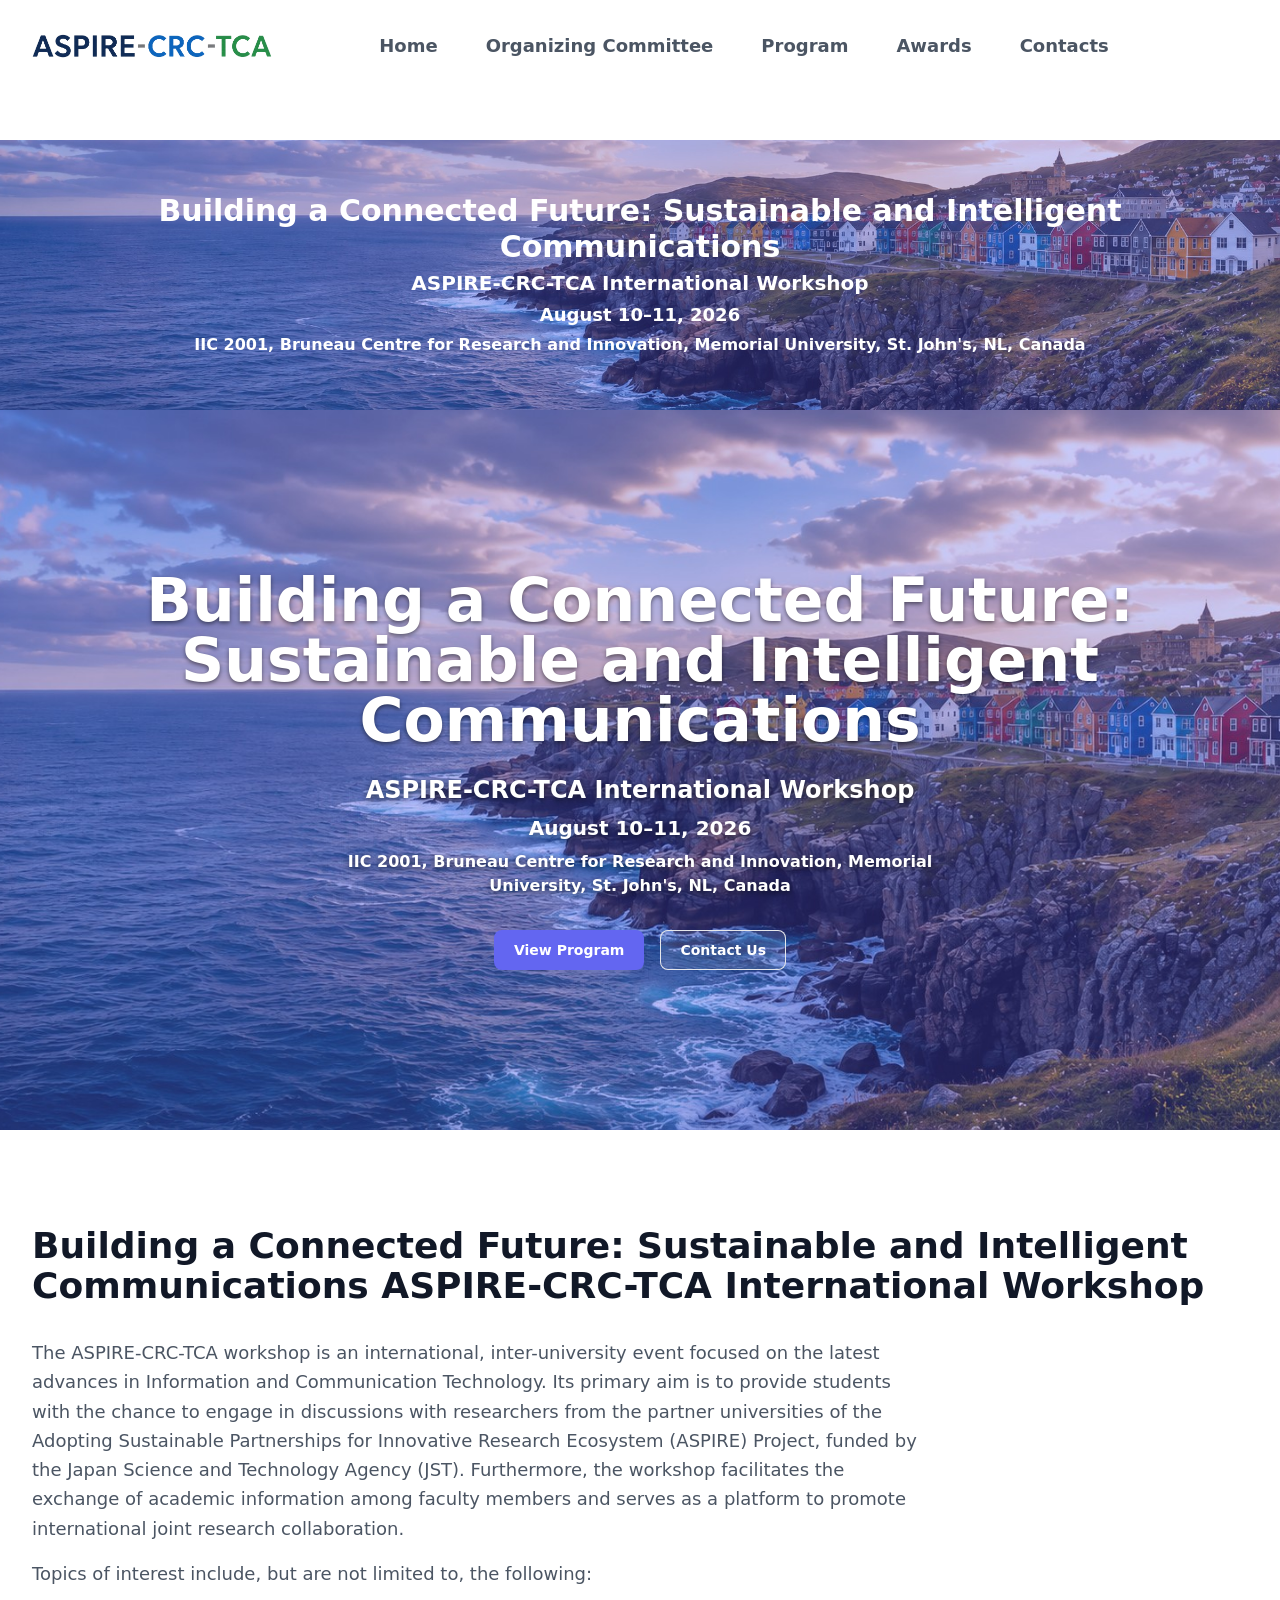
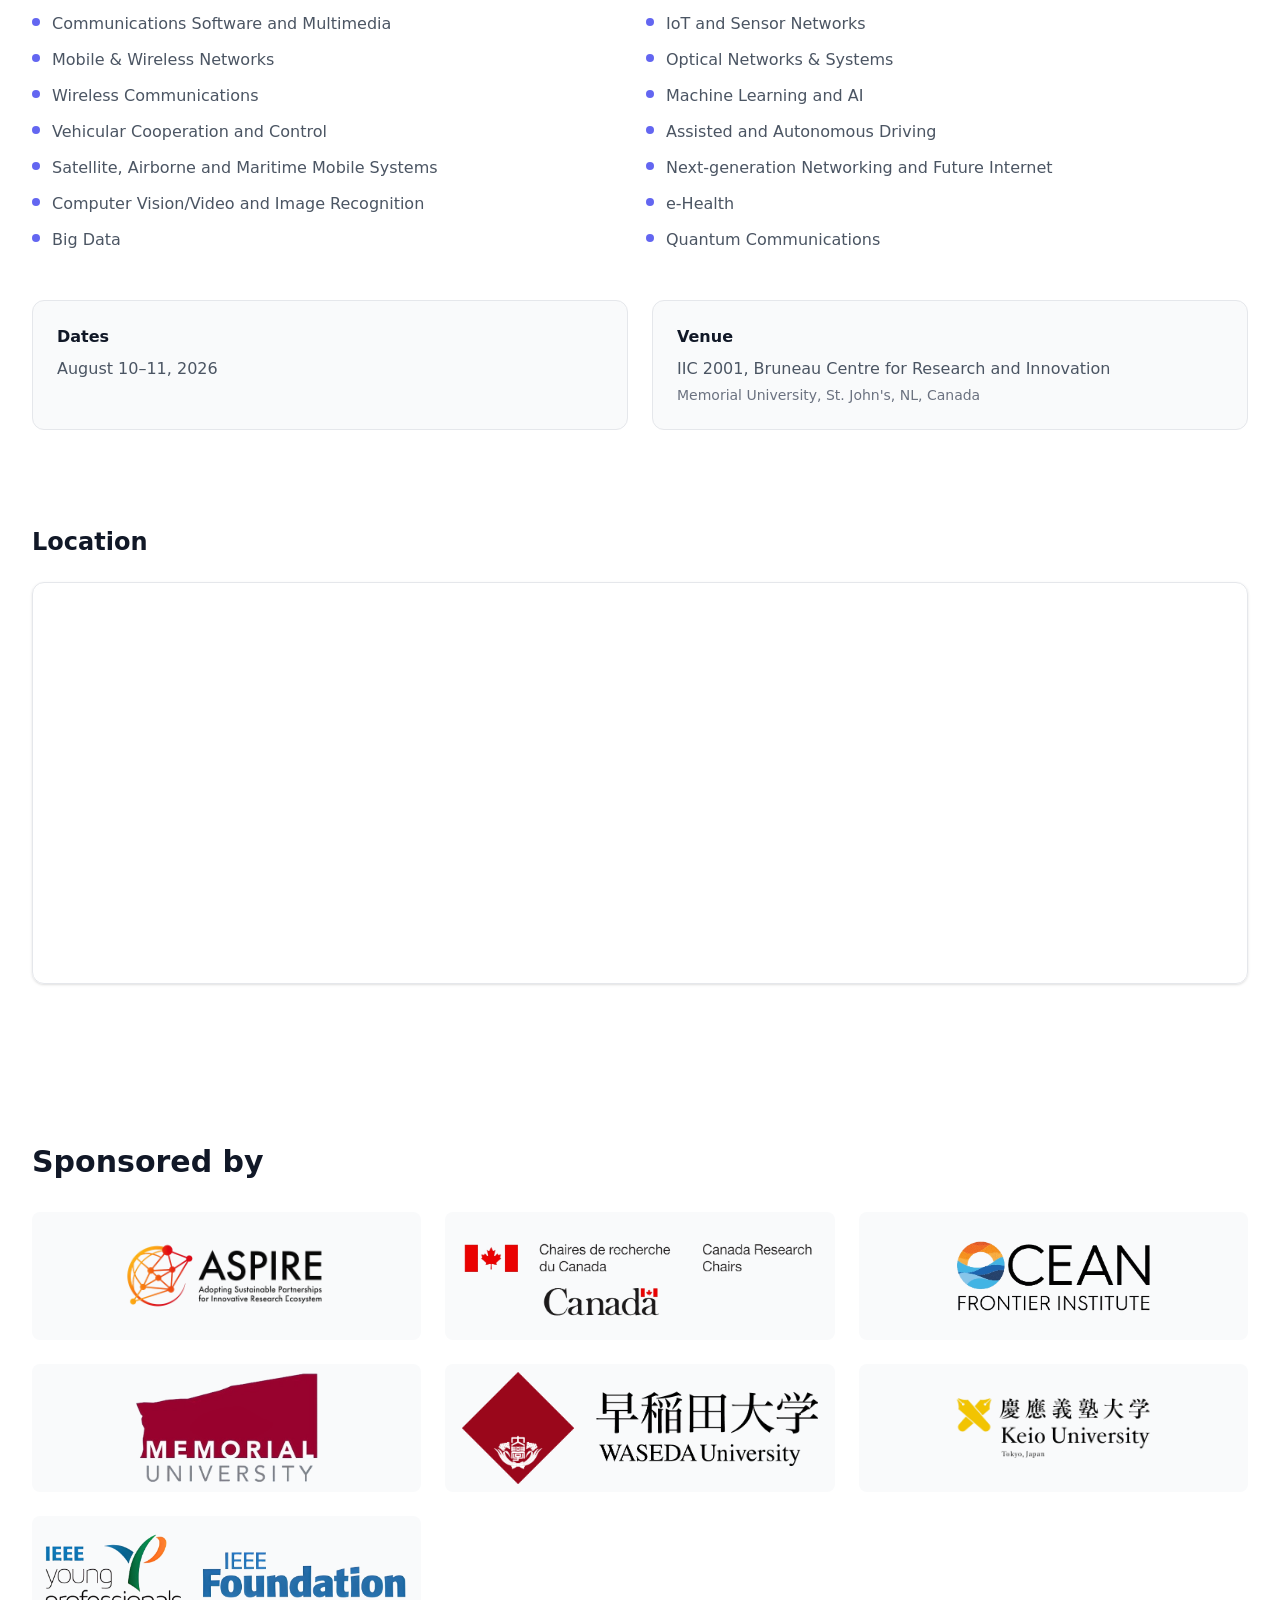
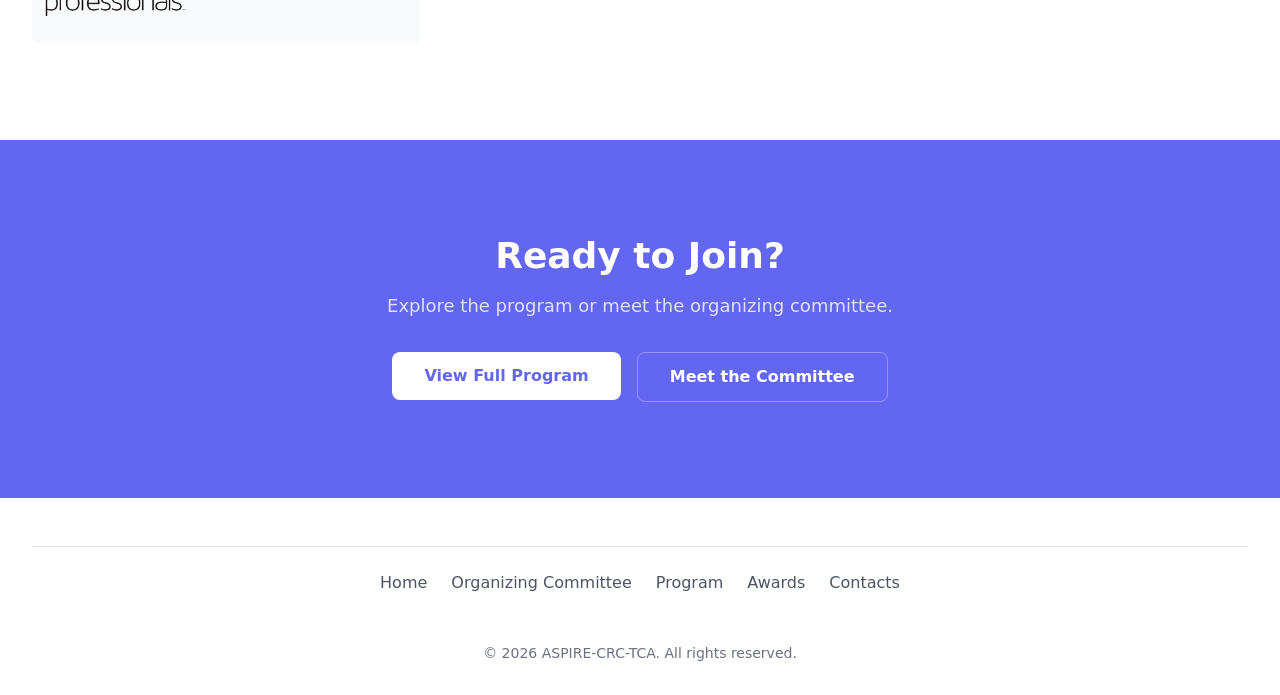
<file: index.html>
<!DOCTYPE html><!--zeLDY4aCQA8f3Dyh3uwA9--><html lang="en"><head><meta charSet="utf-8"/><meta name="viewport" content="width=device-width, initial-scale=1"/><link rel="preload" as="image" href="/images/logo.png"/><link rel="preload" as="image" href="/images/hero-bg.jpg"/><link rel="preload" as="image" href="/images/sponsors/aspire.png"/><link rel="preload" as="image" href="/images/sponsors/canada-research-chair.png"/><link rel="preload" as="image" href="/images/sponsors/ocean-frontier-institute.png"/><link rel="preload" as="image" href="/images/sponsors/memorial-university.png"/><link rel="preload" as="image" href="/images/sponsors/waseda.png"/><link rel="preload" as="image" href="/images/sponsors/keio-university.png"/><link rel="preload" as="image" href="/images/sponsors/ieee-young-professionals.png"/><link rel="stylesheet" href="/_next/static/css/c6df20b713fe8846.css" data-precedence="next"/><link rel="preload" as="script" fetchPriority="low" href="/_next/static/chunks/webpack-4e6bf084ac60582b.js"/><script src="/_next/static/chunks/4bd1b696-c023c6e3521b1417.js" async=""></script><script src="/_next/static/chunks/255-3a91f01e1c0f613e.js" async=""></script><script src="/_next/static/chunks/main-app-8f97e8892b6bd6fd.js" async=""></script><script src="/_next/static/chunks/b3ccd337-d58f175a04e23958.js" async=""></script><script src="/_next/static/chunks/18-f1f136e1e05aa681.js" async=""></script><script src="/_next/static/chunks/app/layout-f38678225e979e8f.js" async=""></script><script src="/_next/static/chunks/app/page-0a1917a4fb54a993.js" async=""></script><title>ASPIRE-CRC-TCA</title><meta name="description" content="Join us for the ASPIRE-CRC-TCA International Workshop."/><script src="/_next/static/chunks/polyfills-42372ed130431b0a.js" noModule=""></script></head><body class="antialiased"><div hidden=""><!--$--><!--/$--></div><div class="bg-surface lg:pb-12"><div class="mx-auto max-w-screen-2xl px-4 md:px-8"><header class="flex items-center justify-between py-4 md:py-8"><a href="/" class="inline-flex items-center gap-2.5 text-2xl font-bold text-foreground md:text-3xl" aria-label=""><img src="/images/logo.png" alt="ASPIRE-CRC-TCA" class="w-40 md:w-60 h-auto"/></a><nav class="hidden gap-6 xl:gap-12 lg:flex"><a href="/" class="text-lg font-semibold transition duration-100 text-primary">Home</a><a href="/committee" class="text-lg font-semibold transition duration-100 text-foreground-muted hover:text-primary active:text-primary-active">Organizing Committee</a><a href="/program" class="text-lg font-semibold transition duration-100 text-foreground-muted hover:text-primary active:text-primary-active">Program</a><a href="/awards" class="text-lg font-semibold transition duration-100 text-foreground-muted hover:text-primary active:text-primary-active">Awards</a><a href="/contact" class="text-lg font-semibold transition duration-100 text-foreground-muted hover:text-primary active:text-primary-active">Contacts</a></nav><div class="hidden items-center gap-2.5 lg:flex lg:ml-6 xl:ml-8"></div><button type="button" class="inline-flex cursor-pointer items-center gap-2 rounded-lg bg-surface-hover px-2.5 py-2 text-sm font-semibold text-foreground-muted transition duration-100 hover:bg-surface-active focus-visible:ring-2 focus-visible:ring-ring active:text-foreground md:text-base lg:hidden" aria-label="Open navigation menu"><svg xmlns="http://www.w3.org/2000/svg" width="24" height="24" viewBox="0 0 24 24" fill="none" stroke="currentColor" stroke-width="2" stroke-linecap="round" stroke-linejoin="round" class="lucide lucide-menu h-6 w-6"><line x1="4" x2="20" y1="12" y2="12"></line><line x1="4" x2="20" y1="6" y2="6"></line><line x1="4" x2="20" y1="18" y2="18"></line></svg>Menu</button></header></div><div class="fixed inset-0 z-40 bg-black/50 transition-opacity duration-200 lg:hidden pointer-events-none opacity-0" aria-hidden="true"></div><div class="fixed right-0 top-0 z-50 flex h-full w-full max-w-sm flex-col bg-surface shadow-xl transition-transform duration-200 ease-out lg:hidden translate-x-full" role="dialog" aria-modal="true" aria-label="Mobile navigation"><div class="flex items-center justify-between px-4 py-4 border-b border-border"><span class="text-lg font-semibold text-foreground">Menu</span><button class="rounded-lg p-2 text-foreground-muted transition duration-100 hover:bg-surface-hover hover:text-foreground" aria-label="Close menu"><svg xmlns="http://www.w3.org/2000/svg" width="24" height="24" viewBox="0 0 24 24" fill="none" stroke="currentColor" stroke-width="2" stroke-linecap="round" stroke-linejoin="round" class="lucide lucide-x h-5 w-5"><path d="M18 6 6 18"></path><path d="m6 6 12 12"></path></svg></button></div><nav class="flex-1 overflow-y-auto px-4 py-6"><ul class="flex flex-col gap-2"><li><a href="/" class="flex items-center justify-between rounded-lg px-4 py-3 text-lg font-semibold transition duration-100 bg-primary-muted text-primary">Home</a></li><li><a href="/committee" class="flex items-center justify-between rounded-lg px-4 py-3 text-lg font-semibold transition duration-100 text-foreground hover:bg-surface-hover">Organizing Committee</a></li><li><a href="/program" class="flex items-center justify-between rounded-lg px-4 py-3 text-lg font-semibold transition duration-100 text-foreground hover:bg-surface-hover">Program</a></li><li><a href="/awards" class="flex items-center justify-between rounded-lg px-4 py-3 text-lg font-semibold transition duration-100 text-foreground hover:bg-surface-hover">Awards</a></li><li><a href="/contact" class="flex items-center justify-between rounded-lg px-4 py-3 text-lg font-semibold transition duration-100 text-foreground hover:bg-surface-hover">Contacts</a></li></ul></nav></div></div><main><section class="relative px-4 py-24 md:px-8 md:py-32 lg:py-40 bg-surface hero-section"><img src="/images/hero-bg.jpg" alt="" class="absolute inset-0 h-full w-full object-cover opacity-30"/><div class="absolute inset-0 bg-surface/60"></div><div class="relative mx-auto max-w-screen-xl text-center"><h1 class="mb-6 text-4xl font-bold text-foreground md:text-5xl lg:text-6xl">Building a Connected Future: Sustainable and Intelligent Communications</h1><p class="mb-8 text-lg text-foreground-muted md:text-xl mx-auto max-w-2xl"><span class="block text-xl font-semibold md:text-2xl">ASPIRE-CRC-TCA<!-- --> International Workshop</span><span class="mt-2 block text-lg md:text-xl">August 10–11, 2026</span><span class="mt-2 block text-base text-white">IIC 2001, Bruneau Centre for Research and Innovation<!-- -->, <!-- -->Memorial University, St. John&#x27;s, NL, Canada</span></p><div class="flex flex-wrap gap-4 justify-center"><a href="/program"><button class="inline-flex items-center justify-center gap-2 rounded-lg font-semibold transition duration-100 outline-none focus-visible:ring-2 focus-visible:ring-ring bg-primary text-primary-foreground hover:bg-primary-hover active:bg-primary-active px-5 py-2.5 text-sm">View Program</button></a><a href="/contact"><button class="inline-flex items-center justify-center gap-2 rounded-lg font-semibold transition duration-100 outline-none focus-visible:ring-2 focus-visible:ring-ring ring-1 ring-inset ring-border hover:ring-primary/30 px-5 py-2.5 text-sm border-white bg-white/10 text-white hover:bg-white/20 hover:text-white">Contact Us</button></a></div></div></section><section class="px-4 py-16 md:px-8 md:py-24 bg-surface"><div class="mx-auto max-w-screen-xl"><h2 class="mb-8 text-3xl font-bold text-foreground md:text-4xl">Building a Connected Future: Sustainable and Intelligent Communications ASPIRE-CRC-TCA International Workshop</h2><p class="mb-4 max-w-4xl text-lg leading-relaxed text-foreground-muted">The ASPIRE-CRC-TCA workshop is an international, inter-university event focused on the latest advances in Information and Communication Technology. Its primary aim is to provide students with the chance to engage in discussions with researchers from the partner universities of the Adopting Sustainable Partnerships for Innovative Research Ecosystem (ASPIRE) Project, funded by the Japan Science and Technology Agency (JST). Furthermore, the workshop facilitates the exchange of academic information among faculty members and serves as a platform to promote international joint research collaboration.</p><p class="mb-4 max-w-4xl text-lg leading-relaxed text-foreground-muted">Topics of interest include, but are not limited to, the following:</p><ul class="mt-6 grid gap-3 md:grid-cols-2"><li class="flex items-start gap-3 text-foreground-muted"><span class="mt-1.5 h-2 w-2 shrink-0 rounded-full bg-primary"></span>Communications Software and Multimedia</li><li class="flex items-start gap-3 text-foreground-muted"><span class="mt-1.5 h-2 w-2 shrink-0 rounded-full bg-primary"></span>IoT and Sensor Networks</li><li class="flex items-start gap-3 text-foreground-muted"><span class="mt-1.5 h-2 w-2 shrink-0 rounded-full bg-primary"></span>Mobile &amp; Wireless Networks</li><li class="flex items-start gap-3 text-foreground-muted"><span class="mt-1.5 h-2 w-2 shrink-0 rounded-full bg-primary"></span>Optical Networks &amp; Systems</li><li class="flex items-start gap-3 text-foreground-muted"><span class="mt-1.5 h-2 w-2 shrink-0 rounded-full bg-primary"></span>Wireless Communications</li><li class="flex items-start gap-3 text-foreground-muted"><span class="mt-1.5 h-2 w-2 shrink-0 rounded-full bg-primary"></span>Machine Learning and AI</li><li class="flex items-start gap-3 text-foreground-muted"><span class="mt-1.5 h-2 w-2 shrink-0 rounded-full bg-primary"></span>Vehicular Cooperation and Control</li><li class="flex items-start gap-3 text-foreground-muted"><span class="mt-1.5 h-2 w-2 shrink-0 rounded-full bg-primary"></span>Assisted and Autonomous Driving</li><li class="flex items-start gap-3 text-foreground-muted"><span class="mt-1.5 h-2 w-2 shrink-0 rounded-full bg-primary"></span>Satellite, Airborne and Maritime Mobile Systems</li><li class="flex items-start gap-3 text-foreground-muted"><span class="mt-1.5 h-2 w-2 shrink-0 rounded-full bg-primary"></span>Next-generation Networking and Future Internet</li><li class="flex items-start gap-3 text-foreground-muted"><span class="mt-1.5 h-2 w-2 shrink-0 rounded-full bg-primary"></span>Computer Vision/Video and Image Recognition</li><li class="flex items-start gap-3 text-foreground-muted"><span class="mt-1.5 h-2 w-2 shrink-0 rounded-full bg-primary"></span>e-Health</li><li class="flex items-start gap-3 text-foreground-muted"><span class="mt-1.5 h-2 w-2 shrink-0 rounded-full bg-primary"></span>Big Data</li><li class="flex items-start gap-3 text-foreground-muted"><span class="mt-1.5 h-2 w-2 shrink-0 rounded-full bg-primary"></span>Quantum Communications</li></ul><div class="mt-12 grid gap-6 sm:grid-cols-2"><div class="rounded-xl border border-border p-6 bg-surface-subtle"><h3 class="mb-2 font-semibold text-foreground">Dates</h3><p class="text-foreground-muted">August 10–11, 2026</p></div><div class="rounded-xl border border-border p-6 bg-surface-subtle"><h3 class="mb-2 font-semibold text-foreground">Venue</h3><p class="text-foreground-muted">IIC 2001, Bruneau Centre for Research and Innovation</p><p class="mt-1 text-sm text-foreground-subtle">Memorial University, St. John&#x27;s, NL, Canada</p></div></div></div></section><section class="px-4 pb-16 md:px-8 md:pb-24 bg-surface"><div class="mx-auto max-w-screen-xl"><h2 class="mb-6 text-2xl font-bold text-foreground">Location</h2><div class="overflow-hidden rounded-xl border border-border shadow-sm"><iframe src="https://map.concept3d.com/?id=219#!ct/15331,89484?d/type:walking;ada:false;to:47.571766,-52.733089,0;endName:Innovation%20Hall%20(IIC-2001)?share" width="100%" height="400" style="border:0" allowFullScreen="" loading="lazy" referrerPolicy="no-referrer-when-downgrade" title="Workshop Venue Location"></iframe></div></div></section><section class="px-4 py-16 md:px-8 md:py-24 bg-surface"><div class="mx-auto max-w-screen-2xl"><div class="mb-4 flex flex-col items-center md:mb-8 lg:flex-row lg:justify-between"><h2 class="mb-2 text-center text-2xl font-bold text-foreground lg:mb-0 lg:text-3xl">Sponsored by</h2></div><div class="grid grid-cols-2 gap-4 rounded-lg md:grid-cols-3 lg:gap-6"><div class="flex h-16 items-center justify-center rounded-lg bg-surface-subtle p-4 text-foreground-muted sm:h-32"><img src="/images/sponsors/aspire.png" alt="Aspire" class="h-6 w-auto sm:h-8 lg:h-10 opacity-60 grayscale transition duration-100 hover:opacity-100 hover:grayscale-0"/></div><div class="flex h-16 items-center justify-center rounded-lg bg-surface-subtle p-4 text-foreground-muted sm:h-32"><img src="/images/sponsors/canada-research-chair.png" alt="Canada Research Chairs" class="h-6 w-auto sm:h-8 lg:h-10 opacity-60 grayscale transition duration-100 hover:opacity-100 hover:grayscale-0"/></div><div class="flex h-16 items-center justify-center rounded-lg bg-surface-subtle p-4 text-foreground-muted sm:h-32"><img src="/images/sponsors/ocean-frontier-institute.png" alt="Ocean Frontier Institute" class="h-6 w-auto sm:h-8 lg:h-10 opacity-60 grayscale transition duration-100 hover:opacity-100 hover:grayscale-0"/></div><div class="flex h-16 items-center justify-center rounded-lg bg-surface-subtle p-4 text-foreground-muted sm:h-32"><img src="/images/sponsors/memorial-university.png" alt="Memorial University" class="h-6 w-auto sm:h-8 lg:h-10 opacity-60 grayscale transition duration-100 hover:opacity-100 hover:grayscale-0"/></div><div class="flex h-16 items-center justify-center rounded-lg bg-surface-subtle p-4 text-foreground-muted sm:h-32"><img src="/images/sponsors/waseda.png" alt="Waseda University" class="h-6 w-auto sm:h-8 lg:h-10 opacity-60 grayscale transition duration-100 hover:opacity-100 hover:grayscale-0"/></div><div class="flex h-16 items-center justify-center rounded-lg bg-surface-subtle p-4 text-foreground-muted sm:h-32"><img src="/images/sponsors/keio-university.png" alt="Keio University" class="h-6 w-auto sm:h-8 lg:h-10 opacity-60 grayscale transition duration-100 hover:opacity-100 hover:grayscale-0"/></div><div class="flex h-16 items-center justify-center rounded-lg bg-surface-subtle p-4 text-foreground-muted sm:h-32"><img src="/images/sponsors/ieee-young-professionals.png" alt="IEEE Young Professionals" class="h-6 w-auto sm:h-8 lg:h-10 opacity-60 grayscale transition duration-100 hover:opacity-100 hover:grayscale-0"/></div></div></div></section><section class="px-4 py-16 md:px-8 md:py-24 bg-primary"><div class="mx-auto max-w-screen-md text-center"><h2 class="mb-4 text-3xl font-bold text-primary-foreground md:text-4xl">Ready to Join?</h2><p class="mb-8 text-lg text-primary-foreground/80">Explore the program or meet the organizing committee.</p><div class="flex flex-wrap justify-center gap-4"><a href="/program"><button class="inline-block rounded-lg bg-white px-8 py-3 text-center text-sm font-semibold text-primary transition duration-100 hover:bg-gray-100 md:text-base">View Full Program</button></a><a href="/committee"><button class="inline-block rounded-lg border border-white/30 px-8 py-3 text-center text-sm font-semibold text-primary-foreground transition duration-100 hover:bg-white/10 md:text-base">Meet the Committee</button></a></div></div></section><!--$--><!--/$--></main><footer class="bg-surface pt-4 sm:pt-10 lg:pt-12"><div class="mx-auto max-w-screen-2xl px-4 md:px-8"><div class="flex flex-col items-center border-t border-border pt-6"><nav class="mb-4 flex flex-wrap justify-center gap-x-4 gap-y-2 md:gap-6"><a href="/" class="text-foreground-muted transition duration-100 hover:text-primary">Home</a><a href="/committee" class="text-foreground-muted transition duration-100 hover:text-primary">Organizing Committee</a><a href="/program" class="text-foreground-muted transition duration-100 hover:text-primary">Program</a><a href="/awards" class="text-foreground-muted transition duration-100 hover:text-primary">Awards</a><a href="/contact" class="text-foreground-muted transition duration-100 hover:text-primary">Contacts</a></nav></div><div class="py-8 text-center text-sm text-foreground-subtle">© 2026 ASPIRE-CRC-TCA. All rights reserved.</div></div></footer><script src="/_next/static/chunks/webpack-4e6bf084ac60582b.js" id="_R_" async=""></script><script>(self.__next_f=self.__next_f||[]).push([0])</script><script>self.__next_f.push([1,"1:\"$Sreact.fragment\"\n2:I[5194,[\"461\",\"static/chunks/b3ccd337-d58f175a04e23958.js\",\"18\",\"static/chunks/18-f1f136e1e05aa681.js\",\"177\",\"static/chunks/app/layout-f38678225e979e8f.js\"],\"SiteShell\"]\n3:I[9766,[],\"\"]\n4:I[8924,[],\"\"]\n5:I[9947,[\"461\",\"static/chunks/b3ccd337-d58f175a04e23958.js\",\"18\",\"static/chunks/18-f1f136e1e05aa681.js\",\"974\",\"static/chunks/app/page-0a1917a4fb54a993.js\"],\"Hero\"]\n6:I[2619,[\"461\",\"static/chunks/b3ccd337-d58f175a04e23958.js\",\"18\",\"static/chunks/18-f1f136e1e05aa681.js\",\"974\",\"static/chunks/app/page-0a1917a4fb54a993.js\"],\"\"]\n7:I[9947,[\"461\",\"static/chunks/b3ccd337-d58f175a04e23958.js\",\"18\",\"static/chunks/18-f1f136e1e05aa681.js\",\"974\",\"static/chunks/app/page-0a1917a4fb54a993.js\"],\"Button\"]\n8:I[845,[\"461\",\"static/chunks/b3ccd337-d58f175a04e23958.js\",\"18\",\"static/chunks/18-f1f136e1e05aa681.js\",\"974\",\"static/chunks/app/page-0a1917a4fb54a993.js\"],\"CountdownTimer\"]\n1d:I[7150,[],\"\"]\n:HL[\"/_next/static/css/c6df20b713fe8846.css\",\"style\"]\n"])</script><script>self.__next_f.push([1,"0:{\"P\":null,\"b\":\"zeLDY4aCQA8f3Dyh3uwA9\",\"p\":\"\",\"c\":[\"\",\"\"],\"i\":false,\"f\":[[[\"\",{\"children\":[\"__PAGE__\",{}]},\"$undefined\",\"$undefined\",true],[\"\",[\"$\",\"$1\",\"c\",{\"children\":[[[\"$\",\"link\",\"0\",{\"rel\":\"stylesheet\",\"href\":\"/_next/static/css/c6df20b713fe8846.css\",\"precedence\":\"next\",\"crossOrigin\":\"$undefined\",\"nonce\":\"$undefined\"}]],[\"$\",\"html\",null,{\"lang\":\"en\",\"children\":[\"$\",\"body\",null,{\"className\":\"antialiased\",\"children\":[\"$\",\"$L2\",null,{\"children\":[\"$\",\"$L3\",null,{\"parallelRouterKey\":\"children\",\"error\":\"$undefined\",\"errorStyles\":\"$undefined\",\"errorScripts\":\"$undefined\",\"template\":[\"$\",\"$L4\",null,{}],\"templateStyles\":\"$undefined\",\"templateScripts\":\"$undefined\",\"notFound\":[[[\"$\",\"title\",null,{\"children\":\"404: This page could not be found.\"}],[\"$\",\"div\",null,{\"style\":{\"fontFamily\":\"system-ui,\\\"Segoe UI\\\",Roboto,Helvetica,Arial,sans-serif,\\\"Apple Color Emoji\\\",\\\"Segoe UI Emoji\\\"\",\"height\":\"100vh\",\"textAlign\":\"center\",\"display\":\"flex\",\"flexDirection\":\"column\",\"alignItems\":\"center\",\"justifyContent\":\"center\"},\"children\":[\"$\",\"div\",null,{\"children\":[[\"$\",\"style\",null,{\"dangerouslySetInnerHTML\":{\"__html\":\"body{color:#000;background:#fff;margin:0}.next-error-h1{border-right:1px solid rgba(0,0,0,.3)}@media (prefers-color-scheme:dark){body{color:#fff;background:#000}.next-error-h1{border-right:1px solid rgba(255,255,255,.3)}}\"}}],[\"$\",\"h1\",null,{\"className\":\"next-error-h1\",\"style\":{\"display\":\"inline-block\",\"margin\":\"0 20px 0 0\",\"padding\":\"0 23px 0 0\",\"fontSize\":24,\"fontWeight\":500,\"verticalAlign\":\"top\",\"lineHeight\":\"49px\"},\"children\":404}],[\"$\",\"div\",null,{\"style\":{\"display\":\"inline-block\"},\"children\":[\"$\",\"h2\",null,{\"style\":{\"fontSize\":14,\"fontWeight\":400,\"lineHeight\":\"49px\",\"margin\":0},\"children\":\"This page could not be found.\"}]}]]}]}]],[]],\"forbidden\":\"$undefined\",\"unauthorized\":\"$undefined\"}]}]}]}]]}],{\"children\":[\"__PAGE__\",[\"$\",\"$1\",\"c\",{\"children\":[[[\"$\",\"$L5\",null,{\"variant\":\"image-bg\",\"align\":\"center\",\"className\":\"hero-section\",\"badge\":\"\",\"heading\":\"Building a Connected Future: Sustainable and Intelligent Communications\",\"description\":[[\"$\",\"span\",null,{\"className\":\"block text-xl font-semibold md:text-2xl\",\"children\":[\"ASPIRE-CRC-TCA\",\" International Workshop\"]}],[\"$\",\"span\",null,{\"className\":\"mt-2 block text-lg md:text-xl\",\"children\":\"August 10–11, 2026\"}],[\"$\",\"span\",null,{\"className\":\"mt-2 block text-base text-white\",\"children\":[\"IIC 2001, Bruneau Centre for Research and Innovation\",\", \",\"Memorial University, St. John's, NL, Canada\"]}]],\"image\":\"/images/hero-bg.jpg\",\"children\":[[\"$\",\"$L6\",null,{\"href\":\"/program\",\"children\":[\"$\",\"$L7\",null,{\"variant\":\"primary\",\"children\":\"View Program\"}]}],[\"$\",\"$L6\",null,{\"href\":\"/contact\",\"children\":[\"$\",\"$L7\",null,{\"variant\":\"secondary\",\"className\":\"border-white bg-white/10 text-white hover:bg-white/20 hover:text-white\",\"children\":\"Contact Us\"}]}]]}],[\"$\",\"$L8\",null,{\"startDateTime\":\"2026-08-10T09:00:00-02:30\",\"endDateTime\":\"2026-08-11T22:00:00-02:30\"}],[\"$\",\"section\",null,{\"className\":\"px-4 py-16 md:px-8 md:py-24 bg-surface\",\"children\":[\"$\",\"div\",null,{\"className\":\"mx-auto max-w-screen-xl\",\"children\":[[\"$\",\"h2\",null,{\"className\":\"mb-8 text-3xl font-bold text-foreground md:text-4xl\",\"children\":\"Building a Connected Future: Sustainable and Intelligent Communications ASPIRE-CRC-TCA International Workshop\"}],[[\"$\",\"p\",\"0\",{\"className\":\"mb-4 max-w-4xl text-lg leading-relaxed text-foreground-muted\",\"children\":\"The ASPIRE-CRC-TCA workshop is an international, inter-university event focused on the latest advances in Information and Communication Technology. Its primary aim is to provide students with the chance to engage in discussions with researchers from the partner universities of the Adopting Sustainable Partnerships for Innovative Research Ecosystem (ASPIRE) Project, funded by the Japan Science and Technology Agency (JST). Furthermore, the workshop facilitates the exchange of academic information among faculty members and serves as a platform to promote international joint research collaboration.\"}],[\"$\",\"p\",\"1\",{\"className\":\"mb-4 max-w-4xl text-lg leading-relaxed text-foreground-muted\",\"children\":\"Topics of interest include, but are not limited to, the following:\"}]],[\"$\",\"ul\",null,{\"className\":\"mt-6 grid gap-3 md:grid-cols-2\",\"children\":[[\"$\",\"li\",\"0\",{\"className\":\"flex items-start gap-3 text-foreground-muted\",\"children\":[\"$L9\",\"Communications Software and Multimedia\"]}],\"$La\",\"$Lb\",\"$Lc\",\"$Ld\",\"$Le\",\"$Lf\",\"$L10\",\"$L11\",\"$L12\",\"$L13\",\"$L14\",\"$L15\",\"$L16\"]}],\"$L17\"]}]}],\"$L18\",\"$L19\",\"$L1a\"],null,\"$L1b\"]}],{},null,false]},null,false],\"$L1c\",false]],\"m\":\"$undefined\",\"G\":[\"$1d\",[]],\"s\":false,\"S\":true}\n"])</script><script>self.__next_f.push([1,"1e:I[9947,[\"461\",\"static/chunks/b3ccd337-d58f175a04e23958.js\",\"18\",\"static/chunks/18-f1f136e1e05aa681.js\",\"974\",\"static/chunks/app/page-0a1917a4fb54a993.js\"],\"LogoClouds\"]\n1f:I[4431,[],\"OutletBoundary\"]\n21:I[5278,[],\"AsyncMetadataOutlet\"]\n23:I[4431,[],\"ViewportBoundary\"]\n25:I[4431,[],\"MetadataBoundary\"]\n26:\"$Sreact.suspense\"\n9:[\"$\",\"span\",null,{\"className\":\"mt-1.5 h-2 w-2 shrink-0 rounded-full bg-primary\"}]\na:[\"$\",\"li\",\"1\",{\"className\":\"flex items-start gap-3 text-foreground-muted\",\"children\":[[\"$\",\"span\",null,{\"className\":\"mt-1.5 h-2 w-2 shrink-0 rounded-full bg-primary\"}],\"IoT and Sensor Networks\"]}]\nb:[\"$\",\"li\",\"2\",{\"className\":\"flex items-start gap-3 text-foreground-muted\",\"children\":[[\"$\",\"span\",null,{\"className\":\"mt-1.5 h-2 w-2 shrink-0 rounded-full bg-primary\"}],\"Mobile \u0026 Wireless Networks\"]}]\nc:[\"$\",\"li\",\"3\",{\"className\":\"flex items-start gap-3 text-foreground-muted\",\"children\":[[\"$\",\"span\",null,{\"className\":\"mt-1.5 h-2 w-2 shrink-0 rounded-full bg-primary\"}],\"Optical Networks \u0026 Systems\"]}]\nd:[\"$\",\"li\",\"4\",{\"className\":\"flex items-start gap-3 text-foreground-muted\",\"children\":[[\"$\",\"span\",null,{\"className\":\"mt-1.5 h-2 w-2 shrink-0 rounded-full bg-primary\"}],\"Wireless Communications\"]}]\ne:[\"$\",\"li\",\"5\",{\"className\":\"flex items-start gap-3 text-foreground-muted\",\"children\":[[\"$\",\"span\",null,{\"className\":\"mt-1.5 h-2 w-2 shrink-0 rounded-full bg-primary\"}],\"Machine Learning and AI\"]}]\nf:[\"$\",\"li\",\"6\",{\"className\":\"flex items-start gap-3 text-foreground-muted\",\"children\":[[\"$\",\"span\",null,{\"className\":\"mt-1.5 h-2 w-2 shrink-0 rounded-full bg-primary\"}],\"Vehicular Cooperation and Control\"]}]\n10:[\"$\",\"li\",\"7\",{\"className\":\"flex items-start gap-3 text-foreground-muted\",\"children\":[[\"$\",\"span\",null,{\"className\":\"mt-1.5 h-2 w-2 shrink-0 rounded-full bg-primary\"}],\"Assisted and Autonomous Driving\"]}]\n11:[\"$\",\"li\",\"8\",{\"className\":\"flex items-start gap-3 text-foreground-muted\",\"children\":[[\"$\",\"span\",null,{\"className\":\"mt-1.5 h-2 w-2 shrink-0 rounded-full bg-primary\"}],\"Satellite, Airborne and Maritime Mobile Systems"])</script><script>self.__next_f.push([1,"\"]}]\n12:[\"$\",\"li\",\"9\",{\"className\":\"flex items-start gap-3 text-foreground-muted\",\"children\":[[\"$\",\"span\",null,{\"className\":\"mt-1.5 h-2 w-2 shrink-0 rounded-full bg-primary\"}],\"Next-generation Networking and Future Internet\"]}]\n13:[\"$\",\"li\",\"10\",{\"className\":\"flex items-start gap-3 text-foreground-muted\",\"children\":[[\"$\",\"span\",null,{\"className\":\"mt-1.5 h-2 w-2 shrink-0 rounded-full bg-primary\"}],\"Computer Vision/Video and Image Recognition\"]}]\n14:[\"$\",\"li\",\"11\",{\"className\":\"flex items-start gap-3 text-foreground-muted\",\"children\":[[\"$\",\"span\",null,{\"className\":\"mt-1.5 h-2 w-2 shrink-0 rounded-full bg-primary\"}],\"e-Health\"]}]\n15:[\"$\",\"li\",\"12\",{\"className\":\"flex items-start gap-3 text-foreground-muted\",\"children\":[[\"$\",\"span\",null,{\"className\":\"mt-1.5 h-2 w-2 shrink-0 rounded-full bg-primary\"}],\"Big Data\"]}]\n16:[\"$\",\"li\",\"13\",{\"className\":\"flex items-start gap-3 text-foreground-muted\",\"children\":[[\"$\",\"span\",null,{\"className\":\"mt-1.5 h-2 w-2 shrink-0 rounded-full bg-primary\"}],\"Quantum Communications\"]}]\n"])</script><script>self.__next_f.push([1,"17:[\"$\",\"div\",null,{\"className\":\"mt-12 grid gap-6 sm:grid-cols-2\",\"children\":[[\"$\",\"div\",null,{\"className\":\"rounded-xl border border-border p-6 bg-surface-subtle\",\"children\":[[\"$\",\"h3\",null,{\"className\":\"mb-2 font-semibold text-foreground\",\"children\":\"Dates\"}],[\"$\",\"p\",null,{\"className\":\"text-foreground-muted\",\"children\":\"August 10–11, 2026\"}]]}],[\"$\",\"div\",null,{\"className\":\"rounded-xl border border-border p-6 bg-surface-subtle\",\"children\":[[\"$\",\"h3\",null,{\"className\":\"mb-2 font-semibold text-foreground\",\"children\":\"Venue\"}],[\"$\",\"p\",null,{\"className\":\"text-foreground-muted\",\"children\":\"IIC 2001, Bruneau Centre for Research and Innovation\"}],[\"$\",\"p\",null,{\"className\":\"mt-1 text-sm text-foreground-subtle\",\"children\":\"Memorial University, St. John's, NL, Canada\"}]]}]]}]\n"])</script><script>self.__next_f.push([1,"18:[\"$\",\"section\",null,{\"className\":\"px-4 pb-16 md:px-8 md:pb-24 bg-surface\",\"children\":[\"$\",\"div\",null,{\"className\":\"mx-auto max-w-screen-xl\",\"children\":[[\"$\",\"h2\",null,{\"className\":\"mb-6 text-2xl font-bold text-foreground\",\"children\":\"Location\"}],[\"$\",\"div\",null,{\"className\":\"overflow-hidden rounded-xl border border-border shadow-sm\",\"children\":[\"$\",\"iframe\",null,{\"src\":\"https://map.concept3d.com/?id=219#!ct/15331,89484?d/type:walking;ada:false;to:47.571766,-52.733089,0;endName:Innovation%20Hall%20(IIC-2001)?share\",\"width\":\"100%\",\"height\":\"400\",\"style\":{\"border\":0},\"allowFullScreen\":true,\"loading\":\"lazy\",\"referrerPolicy\":\"no-referrer-when-downgrade\",\"title\":\"Workshop Venue Location\"}]}]]}]}]\n"])</script><script>self.__next_f.push([1,"19:[\"$\",\"$L1e\",null,{\"heading\":\"Sponsored by\",\"logos\":[{\"src\":\"/images/sponsors/aspire.png\",\"alt\":\"Aspire\",\"href\":\"#\"},{\"src\":\"/images/sponsors/canada-research-chair.png\",\"alt\":\"Canada Research Chairs\",\"href\":\"#\"},{\"src\":\"/images/sponsors/ocean-frontier-institute.png\",\"alt\":\"Ocean Frontier Institute\",\"href\":\"#\"},{\"src\":\"/images/sponsors/memorial-university.png\",\"alt\":\"Memorial University\",\"href\":\"https://www.mun.ca\"},{\"src\":\"/images/sponsors/waseda.png\",\"alt\":\"Waseda University\",\"href\":\"#\"},{\"src\":\"/images/sponsors/keio-university.png\",\"alt\":\"Keio University\",\"href\":\"#\"},{\"src\":\"/images/sponsors/ieee-young-professionals.png\",\"alt\":\"IEEE Young Professionals\",\"href\":\"#\"}],\"variant\":\"with-description\"}]\n"])</script><script>self.__next_f.push([1,"1a:[\"$\",\"section\",null,{\"className\":\"px-4 py-16 md:px-8 md:py-24 bg-primary\",\"children\":[\"$\",\"div\",null,{\"className\":\"mx-auto max-w-screen-md text-center\",\"children\":[[\"$\",\"h2\",null,{\"className\":\"mb-4 text-3xl font-bold text-primary-foreground md:text-4xl\",\"children\":\"Ready to Join?\"}],[\"$\",\"p\",null,{\"className\":\"mb-8 text-lg text-primary-foreground/80\",\"children\":\"Explore the program or meet the organizing committee.\"}],[\"$\",\"div\",null,{\"className\":\"flex flex-wrap justify-center gap-4\",\"children\":[[\"$\",\"$L6\",null,{\"href\":\"/program\",\"children\":[\"$\",\"button\",null,{\"className\":\"inline-block rounded-lg bg-white px-8 py-3 text-center text-sm font-semibold text-primary transition duration-100 hover:bg-gray-100 md:text-base\",\"children\":\"View Full Program\"}]}],[\"$\",\"$L6\",null,{\"href\":\"/committee\",\"children\":[\"$\",\"button\",null,{\"className\":\"inline-block rounded-lg border border-white/30 px-8 py-3 text-center text-sm font-semibold text-primary-foreground transition duration-100 hover:bg-white/10 md:text-base\",\"children\":\"Meet the Committee\"}]}]]}]]}]}]\n"])</script><script>self.__next_f.push([1,"1b:[\"$\",\"$L1f\",null,{\"children\":[\"$L20\",[\"$\",\"$L21\",null,{\"promise\":\"$@22\"}]]}]\n1c:[\"$\",\"$1\",\"h\",{\"children\":[null,[[\"$\",\"$L23\",null,{\"children\":\"$L24\"}],null],[\"$\",\"$L25\",null,{\"children\":[\"$\",\"div\",null,{\"hidden\":true,\"children\":[\"$\",\"$26\",null,{\"fallback\":null,\"children\":\"$L27\"}]}]}]]}]\n"])</script><script>self.__next_f.push([1,"24:[[\"$\",\"meta\",\"0\",{\"charSet\":\"utf-8\"}],[\"$\",\"meta\",\"1\",{\"name\":\"viewport\",\"content\":\"width=device-width, initial-scale=1\"}]]\n20:null\n"])</script><script>self.__next_f.push([1,"22:{\"metadata\":[[\"$\",\"title\",\"0\",{\"children\":\"ASPIRE-CRC-TCA\"}],[\"$\",\"meta\",\"1\",{\"name\":\"description\",\"content\":\"Join us for the ASPIRE-CRC-TCA International Workshop.\"}]],\"error\":null,\"digest\":\"$undefined\"}\n"])</script><script>self.__next_f.push([1,"27:\"$22:metadata\"\n"])</script></body></html>
</file>
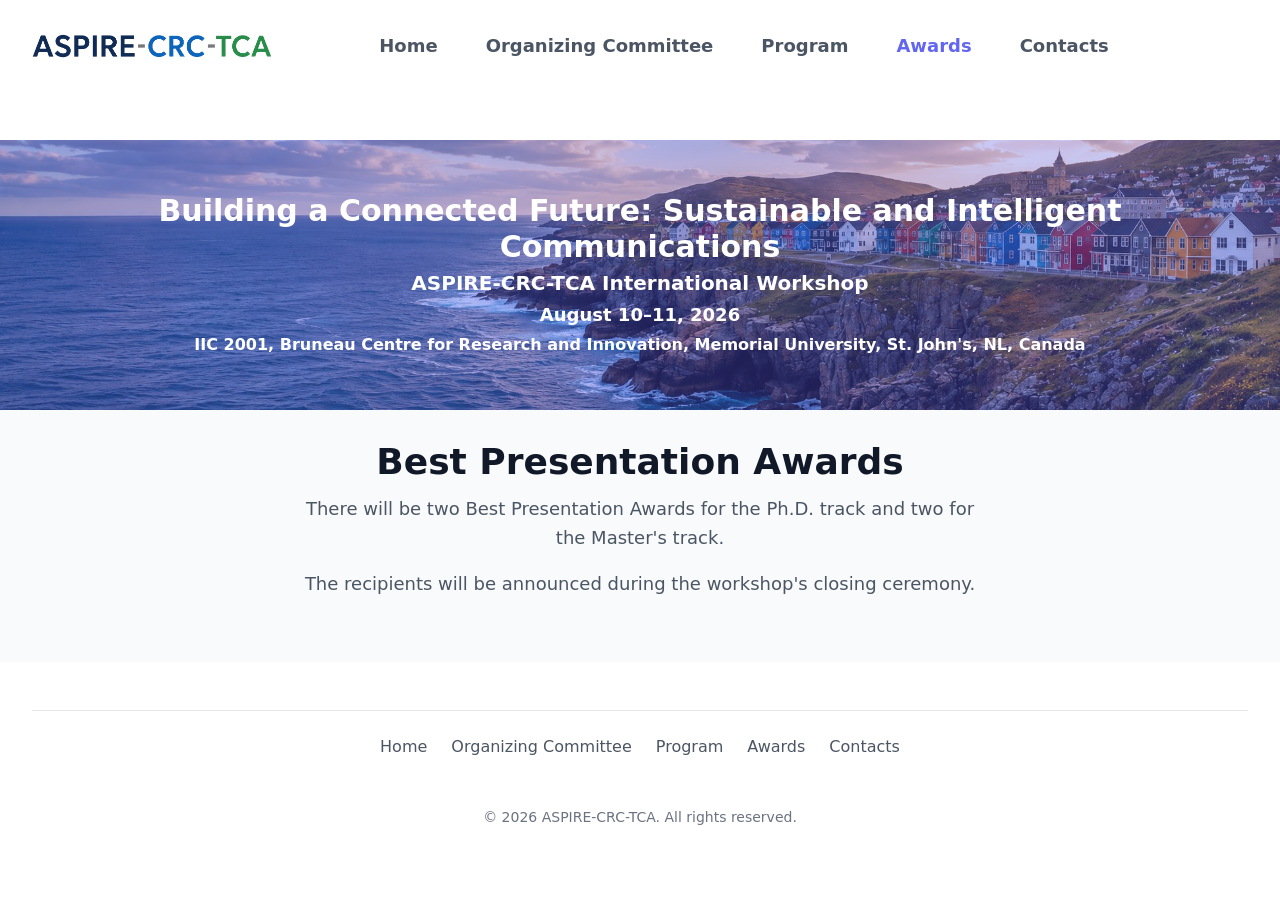
<file: awards.html>
<!DOCTYPE html><!--zeLDY4aCQA8f3Dyh3uwA9--><html lang="en"><head><meta charSet="utf-8"/><meta name="viewport" content="width=device-width, initial-scale=1"/><link rel="preload" as="image" href="/images/logo.png"/><link rel="preload" as="image" href="/images/hero-bg.jpg"/><link rel="stylesheet" href="/_next/static/css/c6df20b713fe8846.css" data-precedence="next"/><link rel="preload" as="script" fetchPriority="low" href="/_next/static/chunks/webpack-4e6bf084ac60582b.js"/><script src="/_next/static/chunks/4bd1b696-c023c6e3521b1417.js" async=""></script><script src="/_next/static/chunks/255-3a91f01e1c0f613e.js" async=""></script><script src="/_next/static/chunks/main-app-8f97e8892b6bd6fd.js" async=""></script><script src="/_next/static/chunks/b3ccd337-d58f175a04e23958.js" async=""></script><script src="/_next/static/chunks/18-f1f136e1e05aa681.js" async=""></script><script src="/_next/static/chunks/app/layout-f38678225e979e8f.js" async=""></script><title>Best Presentation Awards — ASPIRE-CRC-TCA</title><meta name="description" content="There will be two Best Presentation Awards for the Ph.D. track and two for the Master&#x27;s track. 

The recipients will be announced during the workshop&#x27;s closing ceremony."/><script src="/_next/static/chunks/polyfills-42372ed130431b0a.js" noModule=""></script></head><body class="antialiased"><div hidden=""><!--$--><!--/$--></div><div class="bg-surface lg:pb-12"><div class="mx-auto max-w-screen-2xl px-4 md:px-8"><header class="flex items-center justify-between py-4 md:py-8"><a href="/" class="inline-flex items-center gap-2.5 text-2xl font-bold text-foreground md:text-3xl" aria-label=""><img src="/images/logo.png" alt="ASPIRE-CRC-TCA" class="w-40 md:w-60 h-auto"/></a><nav class="hidden gap-6 xl:gap-12 lg:flex"><a href="/" class="text-lg font-semibold transition duration-100 text-foreground-muted hover:text-primary active:text-primary-active">Home</a><a href="/committee" class="text-lg font-semibold transition duration-100 text-foreground-muted hover:text-primary active:text-primary-active">Organizing Committee</a><a href="/program" class="text-lg font-semibold transition duration-100 text-foreground-muted hover:text-primary active:text-primary-active">Program</a><a href="/awards" class="text-lg font-semibold transition duration-100 text-primary">Awards</a><a href="/contact" class="text-lg font-semibold transition duration-100 text-foreground-muted hover:text-primary active:text-primary-active">Contacts</a></nav><div class="hidden items-center gap-2.5 lg:flex lg:ml-6 xl:ml-8"></div><button type="button" class="inline-flex cursor-pointer items-center gap-2 rounded-lg bg-surface-hover px-2.5 py-2 text-sm font-semibold text-foreground-muted transition duration-100 hover:bg-surface-active focus-visible:ring-2 focus-visible:ring-ring active:text-foreground md:text-base lg:hidden" aria-label="Open navigation menu"><svg xmlns="http://www.w3.org/2000/svg" width="24" height="24" viewBox="0 0 24 24" fill="none" stroke="currentColor" stroke-width="2" stroke-linecap="round" stroke-linejoin="round" class="lucide lucide-menu h-6 w-6"><line x1="4" x2="20" y1="12" y2="12"></line><line x1="4" x2="20" y1="6" y2="6"></line><line x1="4" x2="20" y1="18" y2="18"></line></svg>Menu</button></header></div><div class="fixed inset-0 z-40 bg-black/50 transition-opacity duration-200 lg:hidden pointer-events-none opacity-0" aria-hidden="true"></div><div class="fixed right-0 top-0 z-50 flex h-full w-full max-w-sm flex-col bg-surface shadow-xl transition-transform duration-200 ease-out lg:hidden translate-x-full" role="dialog" aria-modal="true" aria-label="Mobile navigation"><div class="flex items-center justify-between px-4 py-4 border-b border-border"><span class="text-lg font-semibold text-foreground">Menu</span><button class="rounded-lg p-2 text-foreground-muted transition duration-100 hover:bg-surface-hover hover:text-foreground" aria-label="Close menu"><svg xmlns="http://www.w3.org/2000/svg" width="24" height="24" viewBox="0 0 24 24" fill="none" stroke="currentColor" stroke-width="2" stroke-linecap="round" stroke-linejoin="round" class="lucide lucide-x h-5 w-5"><path d="M18 6 6 18"></path><path d="m6 6 12 12"></path></svg></button></div><nav class="flex-1 overflow-y-auto px-4 py-6"><ul class="flex flex-col gap-2"><li><a href="/" class="flex items-center justify-between rounded-lg px-4 py-3 text-lg font-semibold transition duration-100 text-foreground hover:bg-surface-hover">Home</a></li><li><a href="/committee" class="flex items-center justify-between rounded-lg px-4 py-3 text-lg font-semibold transition duration-100 text-foreground hover:bg-surface-hover">Organizing Committee</a></li><li><a href="/program" class="flex items-center justify-between rounded-lg px-4 py-3 text-lg font-semibold transition duration-100 text-foreground hover:bg-surface-hover">Program</a></li><li><a href="/awards" class="flex items-center justify-between rounded-lg px-4 py-3 text-lg font-semibold transition duration-100 bg-primary-muted text-primary">Awards</a></li><li><a href="/contact" class="flex items-center justify-between rounded-lg px-4 py-3 text-lg font-semibold transition duration-100 text-foreground hover:bg-surface-hover">Contacts</a></li></ul></nav></div></div><div class="relative w-full overflow-hidden" style="height:clamp(200px, 30vh, 320px)"><img src="/images/hero-bg.jpg" alt="" class="absolute inset-0 h-full w-full object-cover"/><div class="relative flex h-full items-center justify-center px-4 py-8 md:absolute md:inset-0 md:py-0"><div class="text-center"><h1 class="text-lg font-bold text-white drop-shadow-lg sm:text-xl md:text-3xl lg:text-4xl">Building a Connected Future: Sustainable and Intelligent Communications</h1><p class="mt-1 text-sm font-semibold text-white drop-shadow-md sm:text-base md:mt-2 md:text-xl lg:text-2xl">ASPIRE-CRC-TCA<!-- --> International Workshop</p><p class="mt-1 text-sm font-bold text-white drop-shadow-md md:mt-2 md:text-base lg:text-lg">August 10–11, 2026</p><p class="mt-1 text-xs font-bold text-white drop-shadow-md sm:text-sm md:mt-1 md:text-sm lg:text-base">IIC 2001, Bruneau Centre for Research and Innovation<!-- -->, <!-- -->Memorial University, St. John&#x27;s, NL, Canada</p></div></div></div><main><section class="px-4 pt-8 pb-16 md:px-8 md:pt-12 md:pb-24 bg-surface-subtle"><div class="mx-auto max-w-4xl space-y-8"><div class="text-center"><h2 class="text-3xl font-bold text-foreground mb-3 md:text-4xl">Best Presentation Awards</h2><p class="mx-auto text-lg leading-relaxed text-foreground-muted max-w-2xl">There will be two Best Presentation Awards for the Ph.D. track and two for the Master&#x27;s track. </p><div class="h-4"></div><p class="mx-auto text-lg leading-relaxed text-foreground-muted max-w-2xl">The recipients will be announced during the workshop&#x27;s closing ceremony.</p></div></div></section><!--$--><!--/$--></main><footer class="bg-surface pt-4 sm:pt-10 lg:pt-12"><div class="mx-auto max-w-screen-2xl px-4 md:px-8"><div class="flex flex-col items-center border-t border-border pt-6"><nav class="mb-4 flex flex-wrap justify-center gap-x-4 gap-y-2 md:gap-6"><a href="/" class="text-foreground-muted transition duration-100 hover:text-primary">Home</a><a href="/committee" class="text-foreground-muted transition duration-100 hover:text-primary">Organizing Committee</a><a href="/program" class="text-foreground-muted transition duration-100 hover:text-primary">Program</a><a href="/awards" class="text-foreground-muted transition duration-100 hover:text-primary">Awards</a><a href="/contact" class="text-foreground-muted transition duration-100 hover:text-primary">Contacts</a></nav></div><div class="py-8 text-center text-sm text-foreground-subtle">© 2026 ASPIRE-CRC-TCA. All rights reserved.</div></div></footer><script src="/_next/static/chunks/webpack-4e6bf084ac60582b.js" id="_R_" async=""></script><script>(self.__next_f=self.__next_f||[]).push([0])</script><script>self.__next_f.push([1,"1:\"$Sreact.fragment\"\n2:I[5194,[\"461\",\"static/chunks/b3ccd337-d58f175a04e23958.js\",\"18\",\"static/chunks/18-f1f136e1e05aa681.js\",\"177\",\"static/chunks/app/layout-f38678225e979e8f.js\"],\"SiteShell\"]\n3:I[9766,[],\"\"]\n4:I[8924,[],\"\"]\n5:I[4431,[],\"OutletBoundary\"]\n7:I[5278,[],\"AsyncMetadataOutlet\"]\n9:I[4431,[],\"ViewportBoundary\"]\nb:I[4431,[],\"MetadataBoundary\"]\nc:\"$Sreact.suspense\"\ne:I[7150,[],\"\"]\n:HL[\"/_next/static/css/c6df20b713fe8846.css\",\"style\"]\n"])</script><script>self.__next_f.push([1,"0:{\"P\":null,\"b\":\"zeLDY4aCQA8f3Dyh3uwA9\",\"p\":\"\",\"c\":[\"\",\"awards\"],\"i\":false,\"f\":[[[\"\",{\"children\":[\"awards\",{\"children\":[\"__PAGE__\",{}]}]},\"$undefined\",\"$undefined\",true],[\"\",[\"$\",\"$1\",\"c\",{\"children\":[[[\"$\",\"link\",\"0\",{\"rel\":\"stylesheet\",\"href\":\"/_next/static/css/c6df20b713fe8846.css\",\"precedence\":\"next\",\"crossOrigin\":\"$undefined\",\"nonce\":\"$undefined\"}]],[\"$\",\"html\",null,{\"lang\":\"en\",\"children\":[\"$\",\"body\",null,{\"className\":\"antialiased\",\"children\":[\"$\",\"$L2\",null,{\"children\":[\"$\",\"$L3\",null,{\"parallelRouterKey\":\"children\",\"error\":\"$undefined\",\"errorStyles\":\"$undefined\",\"errorScripts\":\"$undefined\",\"template\":[\"$\",\"$L4\",null,{}],\"templateStyles\":\"$undefined\",\"templateScripts\":\"$undefined\",\"notFound\":[[[\"$\",\"title\",null,{\"children\":\"404: This page could not be found.\"}],[\"$\",\"div\",null,{\"style\":{\"fontFamily\":\"system-ui,\\\"Segoe UI\\\",Roboto,Helvetica,Arial,sans-serif,\\\"Apple Color Emoji\\\",\\\"Segoe UI Emoji\\\"\",\"height\":\"100vh\",\"textAlign\":\"center\",\"display\":\"flex\",\"flexDirection\":\"column\",\"alignItems\":\"center\",\"justifyContent\":\"center\"},\"children\":[\"$\",\"div\",null,{\"children\":[[\"$\",\"style\",null,{\"dangerouslySetInnerHTML\":{\"__html\":\"body{color:#000;background:#fff;margin:0}.next-error-h1{border-right:1px solid rgba(0,0,0,.3)}@media (prefers-color-scheme:dark){body{color:#fff;background:#000}.next-error-h1{border-right:1px solid rgba(255,255,255,.3)}}\"}}],[\"$\",\"h1\",null,{\"className\":\"next-error-h1\",\"style\":{\"display\":\"inline-block\",\"margin\":\"0 20px 0 0\",\"padding\":\"0 23px 0 0\",\"fontSize\":24,\"fontWeight\":500,\"verticalAlign\":\"top\",\"lineHeight\":\"49px\"},\"children\":404}],[\"$\",\"div\",null,{\"style\":{\"display\":\"inline-block\"},\"children\":[\"$\",\"h2\",null,{\"style\":{\"fontSize\":14,\"fontWeight\":400,\"lineHeight\":\"49px\",\"margin\":0},\"children\":\"This page could not be found.\"}]}]]}]}]],[]],\"forbidden\":\"$undefined\",\"unauthorized\":\"$undefined\"}]}]}]}]]}],{\"children\":[\"awards\",[\"$\",\"$1\",\"c\",{\"children\":[null,[\"$\",\"$L3\",null,{\"parallelRouterKey\":\"children\",\"error\":\"$undefined\",\"errorStyles\":\"$undefined\",\"errorScripts\":\"$undefined\",\"template\":[\"$\",\"$L4\",null,{}],\"templateStyles\":\"$undefined\",\"templateScripts\":\"$undefined\",\"notFound\":\"$undefined\",\"forbidden\":\"$undefined\",\"unauthorized\":\"$undefined\"}]]}],{\"children\":[\"__PAGE__\",[\"$\",\"$1\",\"c\",{\"children\":[[\"$\",\"section\",null,{\"className\":\"px-4 pt-8 pb-16 md:px-8 md:pt-12 md:pb-24 bg-surface-subtle\",\"children\":[\"$\",\"div\",null,{\"className\":\"mx-auto max-w-4xl space-y-8\",\"children\":[\"$\",\"div\",null,{\"className\":\"text-center\",\"children\":[[\"$\",\"h2\",null,{\"className\":\"text-3xl font-bold text-foreground mb-3 md:text-4xl\",\"children\":\"Best Presentation Awards\"}],[[\"$\",\"p\",\"0\",{\"className\":\"mx-auto text-lg leading-relaxed text-foreground-muted max-w-2xl\",\"children\":\"There will be two Best Presentation Awards for the Ph.D. track and two for the Master's track. \"}],[\"$\",\"div\",\"1\",{\"className\":\"h-4\"}],[\"$\",\"p\",\"2\",{\"className\":\"mx-auto text-lg leading-relaxed text-foreground-muted max-w-2xl\",\"children\":\"The recipients will be announced during the workshop's closing ceremony.\"}]]]}]}]}],null,[\"$\",\"$L5\",null,{\"children\":[\"$L6\",[\"$\",\"$L7\",null,{\"promise\":\"$@8\"}]]}]]}],{},null,false]},null,false]},null,false],[\"$\",\"$1\",\"h\",{\"children\":[null,[[\"$\",\"$L9\",null,{\"children\":\"$La\"}],null],[\"$\",\"$Lb\",null,{\"children\":[\"$\",\"div\",null,{\"hidden\":true,\"children\":[\"$\",\"$c\",null,{\"fallback\":null,\"children\":\"$Ld\"}]}]}]]}],false]],\"m\":\"$undefined\",\"G\":[\"$e\",[]],\"s\":false,\"S\":true}\n"])</script><script>self.__next_f.push([1,"a:[[\"$\",\"meta\",\"0\",{\"charSet\":\"utf-8\"}],[\"$\",\"meta\",\"1\",{\"name\":\"viewport\",\"content\":\"width=device-width, initial-scale=1\"}]]\n6:null\n"])</script><script>self.__next_f.push([1,"8:{\"metadata\":[[\"$\",\"title\",\"0\",{\"children\":\"Best Presentation Awards — ASPIRE-CRC-TCA\"}],[\"$\",\"meta\",\"1\",{\"name\":\"description\",\"content\":\"There will be two Best Presentation Awards for the Ph.D. track and two for the Master's track. \\n\\nThe recipients will be announced during the workshop's closing ceremony.\"}]],\"error\":null,\"digest\":\"$undefined\"}\n"])</script><script>self.__next_f.push([1,"d:\"$8:metadata\"\n"])</script></body></html>
</file>
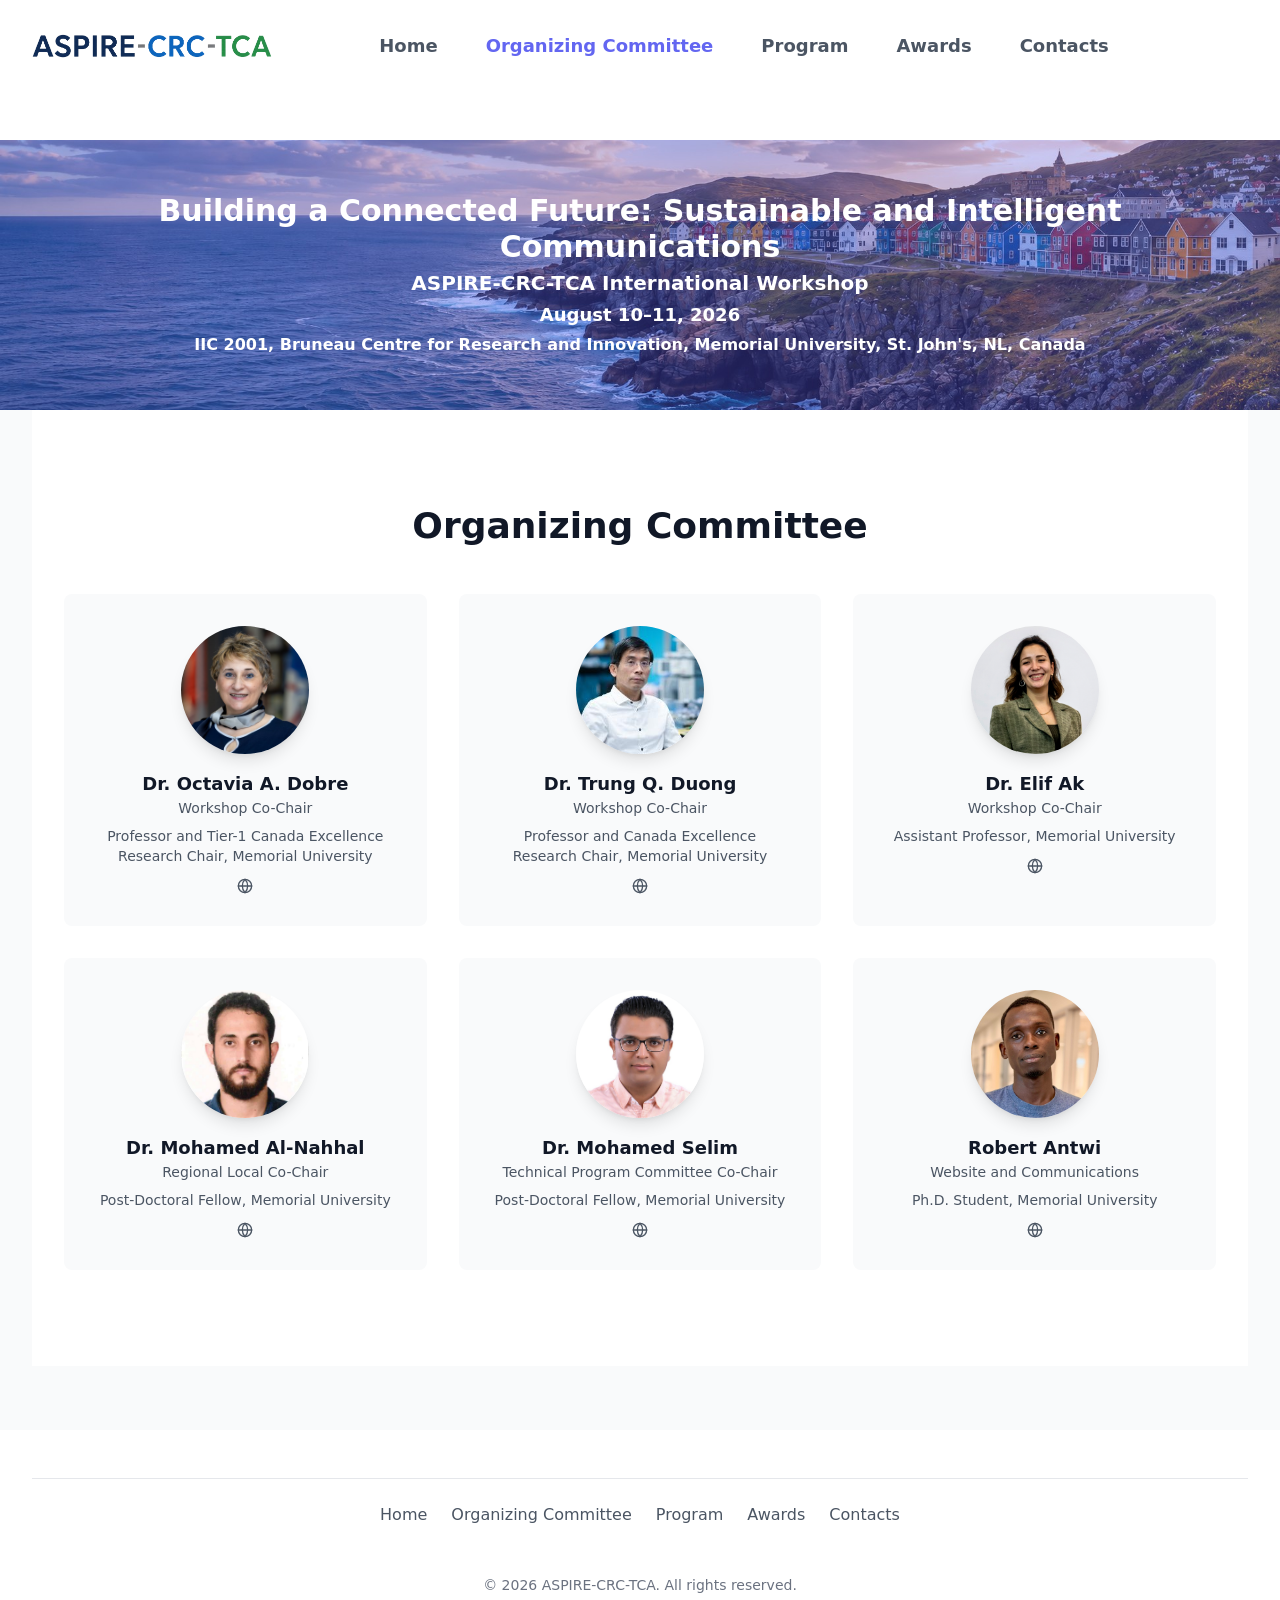
<file: committee.html>
<!DOCTYPE html><!--zeLDY4aCQA8f3Dyh3uwA9--><html lang="en"><head><meta charSet="utf-8"/><meta name="viewport" content="width=device-width, initial-scale=1"/><link rel="preload" as="image" href="/images/logo.png"/><link rel="preload" as="image" href="/images/hero-bg.jpg"/><link rel="preload" as="image" href="/images/committee/octavia.jpg"/><link rel="preload" as="image" href="/images/committee/trung.jpg"/><link rel="preload" as="image" href="/images/committee/elif.png"/><link rel="preload" as="image" href="/images/committee/alnahhal.jpg"/><link rel="preload" as="image" href="/images/committee/selim.jpg"/><link rel="preload" as="image" href="/images/committee/robert.jpg"/><link rel="stylesheet" href="/_next/static/css/c6df20b713fe8846.css" data-precedence="next"/><link rel="preload" as="script" fetchPriority="low" href="/_next/static/chunks/webpack-4e6bf084ac60582b.js"/><script src="/_next/static/chunks/4bd1b696-c023c6e3521b1417.js" async=""></script><script src="/_next/static/chunks/255-3a91f01e1c0f613e.js" async=""></script><script src="/_next/static/chunks/main-app-8f97e8892b6bd6fd.js" async=""></script><script src="/_next/static/chunks/b3ccd337-d58f175a04e23958.js" async=""></script><script src="/_next/static/chunks/18-f1f136e1e05aa681.js" async=""></script><script src="/_next/static/chunks/app/layout-f38678225e979e8f.js" async=""></script><script src="/_next/static/chunks/app/committee/page-c54421294cb6f8f3.js" async=""></script><title>Organizing Committee — ASPIRE-CRC-TCA</title><meta name="description" content="Meet the organizing committee behind ASPIRE-CRC-TCA."/><script src="/_next/static/chunks/polyfills-42372ed130431b0a.js" noModule=""></script></head><body class="antialiased"><div hidden=""><!--$--><!--/$--></div><div class="bg-surface lg:pb-12"><div class="mx-auto max-w-screen-2xl px-4 md:px-8"><header class="flex items-center justify-between py-4 md:py-8"><a href="/" class="inline-flex items-center gap-2.5 text-2xl font-bold text-foreground md:text-3xl" aria-label=""><img src="/images/logo.png" alt="ASPIRE-CRC-TCA" class="w-40 md:w-60 h-auto"/></a><nav class="hidden gap-6 xl:gap-12 lg:flex"><a href="/" class="text-lg font-semibold transition duration-100 text-foreground-muted hover:text-primary active:text-primary-active">Home</a><a href="/committee" class="text-lg font-semibold transition duration-100 text-primary">Organizing Committee</a><a href="/program" class="text-lg font-semibold transition duration-100 text-foreground-muted hover:text-primary active:text-primary-active">Program</a><a href="/awards" class="text-lg font-semibold transition duration-100 text-foreground-muted hover:text-primary active:text-primary-active">Awards</a><a href="/contact" class="text-lg font-semibold transition duration-100 text-foreground-muted hover:text-primary active:text-primary-active">Contacts</a></nav><div class="hidden items-center gap-2.5 lg:flex lg:ml-6 xl:ml-8"></div><button type="button" class="inline-flex cursor-pointer items-center gap-2 rounded-lg bg-surface-hover px-2.5 py-2 text-sm font-semibold text-foreground-muted transition duration-100 hover:bg-surface-active focus-visible:ring-2 focus-visible:ring-ring active:text-foreground md:text-base lg:hidden" aria-label="Open navigation menu"><svg xmlns="http://www.w3.org/2000/svg" width="24" height="24" viewBox="0 0 24 24" fill="none" stroke="currentColor" stroke-width="2" stroke-linecap="round" stroke-linejoin="round" class="lucide lucide-menu h-6 w-6"><line x1="4" x2="20" y1="12" y2="12"></line><line x1="4" x2="20" y1="6" y2="6"></line><line x1="4" x2="20" y1="18" y2="18"></line></svg>Menu</button></header></div><div class="fixed inset-0 z-40 bg-black/50 transition-opacity duration-200 lg:hidden pointer-events-none opacity-0" aria-hidden="true"></div><div class="fixed right-0 top-0 z-50 flex h-full w-full max-w-sm flex-col bg-surface shadow-xl transition-transform duration-200 ease-out lg:hidden translate-x-full" role="dialog" aria-modal="true" aria-label="Mobile navigation"><div class="flex items-center justify-between px-4 py-4 border-b border-border"><span class="text-lg font-semibold text-foreground">Menu</span><button class="rounded-lg p-2 text-foreground-muted transition duration-100 hover:bg-surface-hover hover:text-foreground" aria-label="Close menu"><svg xmlns="http://www.w3.org/2000/svg" width="24" height="24" viewBox="0 0 24 24" fill="none" stroke="currentColor" stroke-width="2" stroke-linecap="round" stroke-linejoin="round" class="lucide lucide-x h-5 w-5"><path d="M18 6 6 18"></path><path d="m6 6 12 12"></path></svg></button></div><nav class="flex-1 overflow-y-auto px-4 py-6"><ul class="flex flex-col gap-2"><li><a href="/" class="flex items-center justify-between rounded-lg px-4 py-3 text-lg font-semibold transition duration-100 text-foreground hover:bg-surface-hover">Home</a></li><li><a href="/committee" class="flex items-center justify-between rounded-lg px-4 py-3 text-lg font-semibold transition duration-100 bg-primary-muted text-primary">Organizing Committee</a></li><li><a href="/program" class="flex items-center justify-between rounded-lg px-4 py-3 text-lg font-semibold transition duration-100 text-foreground hover:bg-surface-hover">Program</a></li><li><a href="/awards" class="flex items-center justify-between rounded-lg px-4 py-3 text-lg font-semibold transition duration-100 text-foreground hover:bg-surface-hover">Awards</a></li><li><a href="/contact" class="flex items-center justify-between rounded-lg px-4 py-3 text-lg font-semibold transition duration-100 text-foreground hover:bg-surface-hover">Contacts</a></li></ul></nav></div></div><div class="relative w-full overflow-hidden" style="height:clamp(200px, 30vh, 320px)"><img src="/images/hero-bg.jpg" alt="" class="absolute inset-0 h-full w-full object-cover"/><div class="relative flex h-full items-center justify-center px-4 py-8 md:absolute md:inset-0 md:py-0"><div class="text-center"><h1 class="text-lg font-bold text-white drop-shadow-lg sm:text-xl md:text-3xl lg:text-4xl">Building a Connected Future: Sustainable and Intelligent Communications</h1><p class="mt-1 text-sm font-semibold text-white drop-shadow-md sm:text-base md:mt-2 md:text-xl lg:text-2xl">ASPIRE-CRC-TCA<!-- --> International Workshop</p><p class="mt-1 text-sm font-bold text-white drop-shadow-md md:mt-2 md:text-base lg:text-lg">August 10–11, 2026</p><p class="mt-1 text-xs font-bold text-white drop-shadow-md sm:text-sm md:mt-1 md:text-sm lg:text-base">IIC 2001, Bruneau Centre for Research and Innovation<!-- -->, <!-- -->Memorial University, St. John&#x27;s, NL, Canada</p></div></div></div><main><section class="px-4 pb-16 md:px-8 md:pb-24 bg-surface-subtle"><div class="mx-auto max-w-screen-xl"><div class="committee-grid"><section class="px-4 py-16 md:px-8 md:py-24 bg-surface"><div class="mx-auto max-w-screen-xl"><div class="mb-12 text-center"><h2 class="mb-4 text-3xl font-bold text-foreground md:text-4xl">Organizing Committee</h2></div><div class="grid grid-cols-2 gap-4 md:grid-cols-3 lg:grid-cols-4 lg:gap-8"><div class="flex flex-col items-center rounded-lg bg-surface-subtle p-4 lg:p-8"><img src="/images/committee/octavia.jpg" alt="Dr. Octavia A. Dobre" class="mx-auto mb-4 h-24 w-24 rounded-full object-cover shadow-lg md:h-32 md:w-32"/><h3 class="text-lg font-semibold text-foreground">Dr. Octavia A. Dobre</h3><p class="text-sm text-foreground-muted">Workshop Co-Chair</p><p class="mt-2 text-sm text-foreground-muted">Professor and Tier-1 Canada Excellence Research Chair, Memorial University</p><div class="mt-3 flex justify-center gap-3"><a href="https://www.mun.ca/engineering/about/our-people/octavia-a-dobre/" class="text-foreground-muted transition duration-100 hover:text-primary" aria-label="Website"><svg xmlns="http://www.w3.org/2000/svg" width="16" height="16" viewBox="0 0 24 24" fill="none" stroke="currentColor" stroke-width="2" stroke-linecap="round" stroke-linejoin="round" class="lucide lucide-globe" aria-hidden="true"><circle cx="12" cy="12" r="10"></circle><path d="M12 2a14.5 14.5 0 0 0 0 20 14.5 14.5 0 0 0 0-20"></path><path d="M2 12h20"></path></svg></a></div></div><div class="flex flex-col items-center rounded-lg bg-surface-subtle p-4 lg:p-8"><img src="/images/committee/trung.jpg" alt="Dr. Trung Q. Duong" class="mx-auto mb-4 h-24 w-24 rounded-full object-cover shadow-lg md:h-32 md:w-32"/><h3 class="text-lg font-semibold text-foreground">Dr. Trung Q. Duong</h3><p class="text-sm text-foreground-muted">Workshop Co-Chair</p><p class="mt-2 text-sm text-foreground-muted">Professor and Canada Excellence Research Chair, Memorial University</p><div class="mt-3 flex justify-center gap-3"><a href="https://www.mun.ca/engineering/about/our-people/trung-q-duong/" class="text-foreground-muted transition duration-100 hover:text-primary" aria-label="Website"><svg xmlns="http://www.w3.org/2000/svg" width="16" height="16" viewBox="0 0 24 24" fill="none" stroke="currentColor" stroke-width="2" stroke-linecap="round" stroke-linejoin="round" class="lucide lucide-globe" aria-hidden="true"><circle cx="12" cy="12" r="10"></circle><path d="M12 2a14.5 14.5 0 0 0 0 20 14.5 14.5 0 0 0 0-20"></path><path d="M2 12h20"></path></svg></a></div></div><div class="flex flex-col items-center rounded-lg bg-surface-subtle p-4 lg:p-8"><img src="/images/committee/elif.png" alt="Dr. Elif Ak" class="mx-auto mb-4 h-24 w-24 rounded-full object-cover shadow-lg md:h-32 md:w-32"/><h3 class="text-lg font-semibold text-foreground">Dr. Elif Ak</h3><p class="text-sm text-foreground-muted">Workshop Co-Chair</p><p class="mt-2 text-sm text-foreground-muted">Assistant Professor, Memorial University</p><div class="mt-3 flex justify-center gap-3"><a href="https://scholar.google.com/citations?user=2g3D6TwAAAAJ&amp;hl=tr" class="text-foreground-muted transition duration-100 hover:text-primary" aria-label="Website"><svg xmlns="http://www.w3.org/2000/svg" width="16" height="16" viewBox="0 0 24 24" fill="none" stroke="currentColor" stroke-width="2" stroke-linecap="round" stroke-linejoin="round" class="lucide lucide-globe" aria-hidden="true"><circle cx="12" cy="12" r="10"></circle><path d="M12 2a14.5 14.5 0 0 0 0 20 14.5 14.5 0 0 0 0-20"></path><path d="M2 12h20"></path></svg></a></div></div><div class="flex flex-col items-center rounded-lg bg-surface-subtle p-4 lg:p-8"><img src="/images/committee/alnahhal.jpg" alt="Dr. Mohamed Al-Nahhal" class="mx-auto mb-4 h-24 w-24 rounded-full object-cover shadow-lg md:h-32 md:w-32"/><h3 class="text-lg font-semibold text-foreground">Dr. Mohamed Al-Nahhal</h3><p class="text-sm text-foreground-muted">Regional Local Co-Chair</p><p class="mt-2 text-sm text-foreground-muted">Post-Doctoral Fellow, Memorial University</p><div class="mt-3 flex justify-center gap-3"><a href="https://scholar.google.com/citations?user=qeO03E8AAAAJ&amp;hl=ar" class="text-foreground-muted transition duration-100 hover:text-primary" aria-label="Website"><svg xmlns="http://www.w3.org/2000/svg" width="16" height="16" viewBox="0 0 24 24" fill="none" stroke="currentColor" stroke-width="2" stroke-linecap="round" stroke-linejoin="round" class="lucide lucide-globe" aria-hidden="true"><circle cx="12" cy="12" r="10"></circle><path d="M12 2a14.5 14.5 0 0 0 0 20 14.5 14.5 0 0 0 0-20"></path><path d="M2 12h20"></path></svg></a></div></div><div class="flex flex-col items-center rounded-lg bg-surface-subtle p-4 lg:p-8"><img src="/images/committee/selim.jpg" alt="Dr. Mohamed Selim" class="mx-auto mb-4 h-24 w-24 rounded-full object-cover shadow-lg md:h-32 md:w-32"/><h3 class="text-lg font-semibold text-foreground">Dr. Mohamed Selim</h3><p class="text-sm text-foreground-muted">Technical Program Committee Co-Chair</p><p class="mt-2 text-sm text-foreground-muted">Post-Doctoral Fellow, Memorial University</p><div class="mt-3 flex justify-center gap-3"><a href="https://scholar.google.ca/citations?user=cZVQCBoAAAAJ&amp;hl=en" class="text-foreground-muted transition duration-100 hover:text-primary" aria-label="Website"><svg xmlns="http://www.w3.org/2000/svg" width="16" height="16" viewBox="0 0 24 24" fill="none" stroke="currentColor" stroke-width="2" stroke-linecap="round" stroke-linejoin="round" class="lucide lucide-globe" aria-hidden="true"><circle cx="12" cy="12" r="10"></circle><path d="M12 2a14.5 14.5 0 0 0 0 20 14.5 14.5 0 0 0 0-20"></path><path d="M2 12h20"></path></svg></a></div></div><div class="flex flex-col items-center rounded-lg bg-surface-subtle p-4 lg:p-8"><img src="/images/committee/robert.jpg" alt="Robert Antwi" class="mx-auto mb-4 h-24 w-24 rounded-full object-cover shadow-lg md:h-32 md:w-32"/><h3 class="text-lg font-semibold text-foreground">Robert Antwi</h3><p class="text-sm text-foreground-muted">Website and Communications</p><p class="mt-2 text-sm text-foreground-muted">Ph.D. Student, Memorial University</p><div class="mt-3 flex justify-center gap-3"><a href="https://scholar.google.com/citations?user=3HMMy_MAAAAJ&amp;hl=en" class="text-foreground-muted transition duration-100 hover:text-primary" aria-label="Website"><svg xmlns="http://www.w3.org/2000/svg" width="16" height="16" viewBox="0 0 24 24" fill="none" stroke="currentColor" stroke-width="2" stroke-linecap="round" stroke-linejoin="round" class="lucide lucide-globe" aria-hidden="true"><circle cx="12" cy="12" r="10"></circle><path d="M12 2a14.5 14.5 0 0 0 0 20 14.5 14.5 0 0 0 0-20"></path><path d="M2 12h20"></path></svg></a></div></div></div></div></section></div></div></section><!--$--><!--/$--></main><footer class="bg-surface pt-4 sm:pt-10 lg:pt-12"><div class="mx-auto max-w-screen-2xl px-4 md:px-8"><div class="flex flex-col items-center border-t border-border pt-6"><nav class="mb-4 flex flex-wrap justify-center gap-x-4 gap-y-2 md:gap-6"><a href="/" class="text-foreground-muted transition duration-100 hover:text-primary">Home</a><a href="/committee" class="text-foreground-muted transition duration-100 hover:text-primary">Organizing Committee</a><a href="/program" class="text-foreground-muted transition duration-100 hover:text-primary">Program</a><a href="/awards" class="text-foreground-muted transition duration-100 hover:text-primary">Awards</a><a href="/contact" class="text-foreground-muted transition duration-100 hover:text-primary">Contacts</a></nav></div><div class="py-8 text-center text-sm text-foreground-subtle">© 2026 ASPIRE-CRC-TCA. All rights reserved.</div></div></footer><script src="/_next/static/chunks/webpack-4e6bf084ac60582b.js" id="_R_" async=""></script><script>(self.__next_f=self.__next_f||[]).push([0])</script><script>self.__next_f.push([1,"1:\"$Sreact.fragment\"\n2:I[5194,[\"461\",\"static/chunks/b3ccd337-d58f175a04e23958.js\",\"18\",\"static/chunks/18-f1f136e1e05aa681.js\",\"177\",\"static/chunks/app/layout-f38678225e979e8f.js\"],\"SiteShell\"]\n3:I[9766,[],\"\"]\n4:I[8924,[],\"\"]\n5:I[9947,[\"461\",\"static/chunks/b3ccd337-d58f175a04e23958.js\",\"18\",\"static/chunks/18-f1f136e1e05aa681.js\",\"764\",\"static/chunks/app/committee/page-c54421294cb6f8f3.js\"],\"Team\"]\n6:I[45,[\"461\",\"static/chunks/b3ccd337-d58f175a04e23958.js\",\"18\",\"static/chunks/18-f1f136e1e05aa681.js\",\"764\",\"static/chunks/app/committee/page-c54421294cb6f8f3.js\"],\"default\"]\na:I[7150,[],\"\"]\n:HL[\"/_next/static/css/c6df20b713fe8846.css\",\"style\"]\n"])</script><script>self.__next_f.push([1,"0:{\"P\":null,\"b\":\"zeLDY4aCQA8f3Dyh3uwA9\",\"p\":\"\",\"c\":[\"\",\"committee\"],\"i\":false,\"f\":[[[\"\",{\"children\":[\"committee\",{\"children\":[\"__PAGE__\",{}]}]},\"$undefined\",\"$undefined\",true],[\"\",[\"$\",\"$1\",\"c\",{\"children\":[[[\"$\",\"link\",\"0\",{\"rel\":\"stylesheet\",\"href\":\"/_next/static/css/c6df20b713fe8846.css\",\"precedence\":\"next\",\"crossOrigin\":\"$undefined\",\"nonce\":\"$undefined\"}]],[\"$\",\"html\",null,{\"lang\":\"en\",\"children\":[\"$\",\"body\",null,{\"className\":\"antialiased\",\"children\":[\"$\",\"$L2\",null,{\"children\":[\"$\",\"$L3\",null,{\"parallelRouterKey\":\"children\",\"error\":\"$undefined\",\"errorStyles\":\"$undefined\",\"errorScripts\":\"$undefined\",\"template\":[\"$\",\"$L4\",null,{}],\"templateStyles\":\"$undefined\",\"templateScripts\":\"$undefined\",\"notFound\":[[[\"$\",\"title\",null,{\"children\":\"404: This page could not be found.\"}],[\"$\",\"div\",null,{\"style\":{\"fontFamily\":\"system-ui,\\\"Segoe UI\\\",Roboto,Helvetica,Arial,sans-serif,\\\"Apple Color Emoji\\\",\\\"Segoe UI Emoji\\\"\",\"height\":\"100vh\",\"textAlign\":\"center\",\"display\":\"flex\",\"flexDirection\":\"column\",\"alignItems\":\"center\",\"justifyContent\":\"center\"},\"children\":[\"$\",\"div\",null,{\"children\":[[\"$\",\"style\",null,{\"dangerouslySetInnerHTML\":{\"__html\":\"body{color:#000;background:#fff;margin:0}.next-error-h1{border-right:1px solid rgba(0,0,0,.3)}@media (prefers-color-scheme:dark){body{color:#fff;background:#000}.next-error-h1{border-right:1px solid rgba(255,255,255,.3)}}\"}}],[\"$\",\"h1\",null,{\"className\":\"next-error-h1\",\"style\":{\"display\":\"inline-block\",\"margin\":\"0 20px 0 0\",\"padding\":\"0 23px 0 0\",\"fontSize\":24,\"fontWeight\":500,\"verticalAlign\":\"top\",\"lineHeight\":\"49px\"},\"children\":404}],[\"$\",\"div\",null,{\"style\":{\"display\":\"inline-block\"},\"children\":[\"$\",\"h2\",null,{\"style\":{\"fontSize\":14,\"fontWeight\":400,\"lineHeight\":\"49px\",\"margin\":0},\"children\":\"This page could not be found.\"}]}]]}]}]],[]],\"forbidden\":\"$undefined\",\"unauthorized\":\"$undefined\"}]}]}]}]]}],{\"children\":[\"committee\",[\"$\",\"$1\",\"c\",{\"children\":[null,[\"$\",\"$L3\",null,{\"parallelRouterKey\":\"children\",\"error\":\"$undefined\",\"errorStyles\":\"$undefined\",\"errorScripts\":\"$undefined\",\"template\":[\"$\",\"$L4\",null,{}],\"templateStyles\":\"$undefined\",\"templateScripts\":\"$undefined\",\"notFound\":\"$undefined\",\"forbidden\":\"$undefined\",\"unauthorized\":\"$undefined\"}]]}],{\"children\":[\"__PAGE__\",[\"$\",\"$1\",\"c\",{\"children\":[[\"$\",\"section\",null,{\"className\":\"px-4 pb-16 md:px-8 md:pb-24 bg-surface-subtle\",\"children\":[\"$\",\"div\",null,{\"className\":\"mx-auto max-w-screen-xl\",\"children\":[\"$\",\"div\",null,{\"className\":\"committee-grid\",\"children\":[\"$\",\"$L5\",null,{\"heading\":\"Organizing Committee\",\"members\":[{\"name\":\"Dr. Octavia A. Dobre\",\"role\":\"Workshop Co-Chair\",\"image\":\"/images/committee/octavia.jpg\",\"bio\":\"Professor and Tier-1 Canada Excellence Research Chair, Memorial University\",\"socials\":[{\"label\":\"Website\",\"href\":\"https://www.mun.ca/engineering/about/our-people/octavia-a-dobre/\",\"icon\":[\"$\",\"$L6\",null,{\"ref\":\"$undefined\",\"iconNode\":[[\"circle\",{\"cx\":\"12\",\"cy\":\"12\",\"r\":\"10\",\"key\":\"1mglay\"}],[\"path\",{\"d\":\"M12 2a14.5 14.5 0 0 0 0 20 14.5 14.5 0 0 0 0-20\",\"key\":\"13o1zl\"}],[\"path\",{\"d\":\"M2 12h20\",\"key\":\"9i4pu4\"}]],\"className\":\"lucide-globe\",\"size\":16}]}]},{\"name\":\"Dr. Trung Q. Duong\",\"role\":\"Workshop Co-Chair\",\"image\":\"/images/committee/trung.jpg\",\"bio\":\"Professor and Canada Excellence Research Chair, Memorial University\",\"socials\":[{\"label\":\"Website\",\"href\":\"https://www.mun.ca/engineering/about/our-people/trung-q-duong/\",\"icon\":[\"$\",\"$L6\",null,{\"ref\":\"$undefined\",\"iconNode\":\"$0:f:0:1:2:children:2:children:1:props:children:0:props:children:props:children:props:children:props:members:0:socials:0:icon:props:iconNode\",\"className\":\"lucide-globe\",\"size\":16}]}]},{\"name\":\"Dr. Elif Ak\",\"role\":\"Workshop Co-Chair\",\"image\":\"/images/committee/elif.png\",\"bio\":\"Assistant Professor, Memorial University\",\"socials\":[{\"label\":\"Website\",\"href\":\"https://scholar.google.com/citations?user=2g3D6TwAAAAJ\u0026hl=tr\",\"icon\":[\"$\",\"$L6\",null,{\"ref\":\"$undefined\",\"iconNode\":\"$0:f:0:1:2:children:2:children:1:props:children:0:props:children:props:children:props:children:props:members:0:socials:0:icon:props:iconNode\",\"className\":\"lucide-globe\",\"size\":16}]}]},{\"name\":\"Dr. Mohamed Al-Nahhal\",\"role\":\"Regional Local Co-Chair\",\"image\":\"/images/committee/alnahhal.jpg\",\"bio\":\"Post-Doctoral Fellow, Memorial University\",\"socials\":[{\"label\":\"Website\",\"href\":\"https://scholar.google.com/citations?user=qeO03E8AAAAJ\u0026hl=ar\",\"icon\":[\"$\",\"$L6\",null,{\"ref\":\"$undefined\",\"iconNode\":\"$0:f:0:1:2:children:2:children:1:props:children:0:props:children:props:children:props:children:props:members:0:socials:0:icon:props:iconNode\",\"className\":\"lucide-globe\",\"size\":16}]}]},{\"name\":\"Dr. Mohamed Selim\",\"role\":\"Technical Program Committee Co-Chair\",\"image\":\"/images/committee/selim.jpg\",\"bio\":\"Post-Doctoral Fellow, Memorial University\",\"socials\":[{\"label\":\"Website\",\"href\":\"https://scholar.google.ca/citations?user=cZVQCBoAAAAJ\u0026hl=en\",\"icon\":[\"$\",\"$L6\",null,{\"ref\":\"$undefined\",\"iconNode\":\"$0:f:0:1:2:children:2:children:1:props:children:0:props:children:props:children:props:children:props:members:0:socials:0:icon:props:iconNode\",\"className\":\"lucide-globe\",\"size\":16}]}]},{\"name\":\"Robert Antwi\",\"role\":\"Website and Communications\",\"image\":\"/images/committee/robert.jpg\",\"bio\":\"Ph.D. Student, Memorial University\",\"socials\":[{\"label\":\"Website\",\"href\":\"https://scholar.google.com/citations?user=3HMMy_MAAAAJ\u0026hl=en\",\"icon\":\"$L7\"}]}],\"variant\":\"card-avatars\"}]}]}]}],null,\"$L8\"]}],{},null,false]},null,false]},null,false],\"$L9\",false]],\"m\":\"$undefined\",\"G\":[\"$a\",[]],\"s\":false,\"S\":true}\n"])</script><script>self.__next_f.push([1,"b:I[4431,[],\"OutletBoundary\"]\nd:I[5278,[],\"AsyncMetadataOutlet\"]\nf:I[4431,[],\"ViewportBoundary\"]\n11:I[4431,[],\"MetadataBoundary\"]\n12:\"$Sreact.suspense\"\n7:[\"$\",\"$L6\",null,{\"ref\":\"$undefined\",\"iconNode\":\"$0:f:0:1:2:children:2:children:1:props:children:0:props:children:props:children:props:children:props:members:0:socials:0:icon:props:iconNode\",\"className\":\"lucide-globe\",\"size\":16}]\n8:[\"$\",\"$Lb\",null,{\"children\":[\"$Lc\",[\"$\",\"$Ld\",null,{\"promise\":\"$@e\"}]]}]\n9:[\"$\",\"$1\",\"h\",{\"children\":[null,[[\"$\",\"$Lf\",null,{\"children\":\"$L10\"}],null],[\"$\",\"$L11\",null,{\"children\":[\"$\",\"div\",null,{\"hidden\":true,\"children\":[\"$\",\"$12\",null,{\"fallback\":null,\"children\":\"$L13\"}]}]}]]}]\n"])</script><script>self.__next_f.push([1,"10:[[\"$\",\"meta\",\"0\",{\"charSet\":\"utf-8\"}],[\"$\",\"meta\",\"1\",{\"name\":\"viewport\",\"content\":\"width=device-width, initial-scale=1\"}]]\nc:null\n"])</script><script>self.__next_f.push([1,"e:{\"metadata\":[[\"$\",\"title\",\"0\",{\"children\":\"Organizing Committee — ASPIRE-CRC-TCA\"}],[\"$\",\"meta\",\"1\",{\"name\":\"description\",\"content\":\"Meet the organizing committee behind ASPIRE-CRC-TCA.\"}]],\"error\":null,\"digest\":\"$undefined\"}\n"])</script><script>self.__next_f.push([1,"13:\"$e:metadata\"\n"])</script></body></html>
</file>
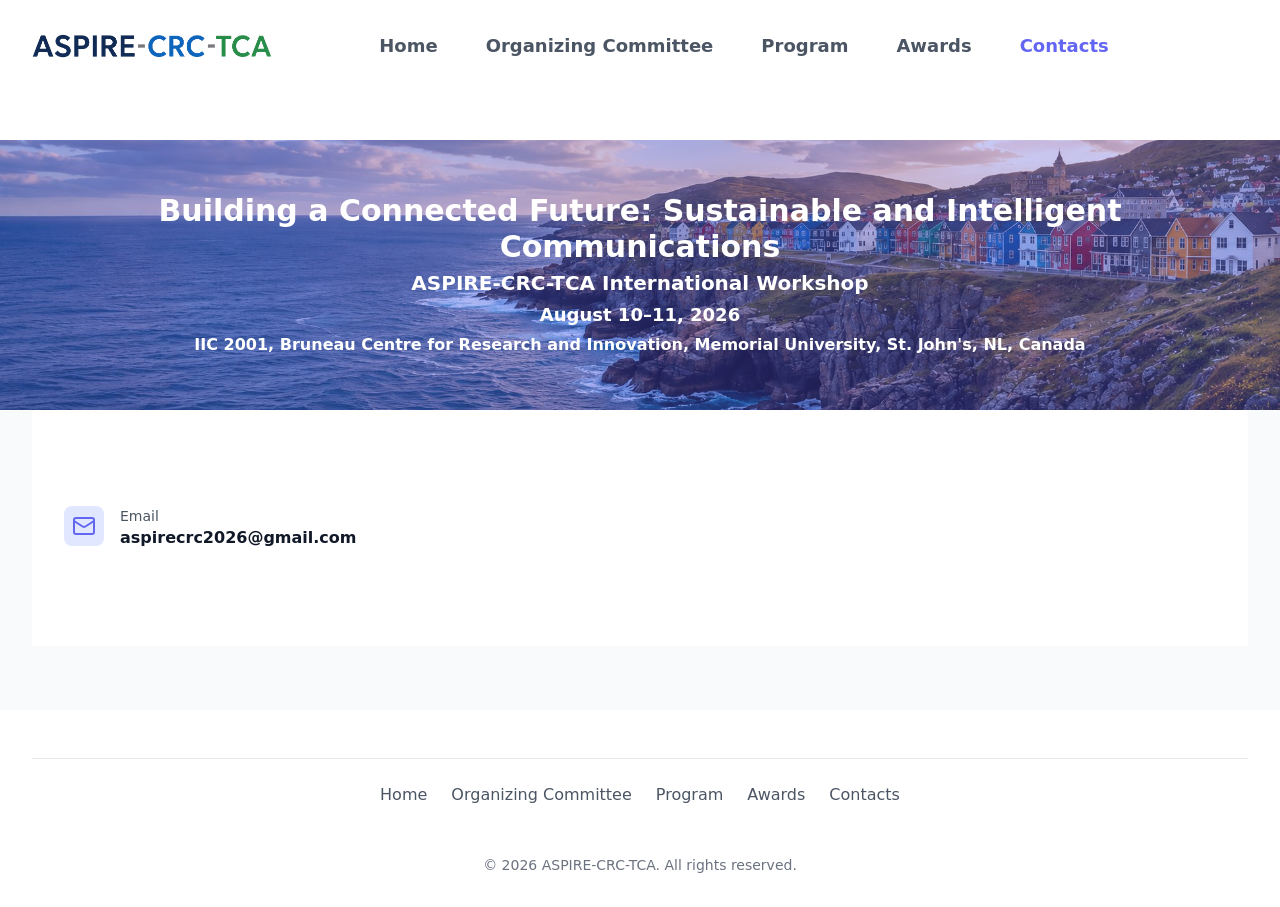
<file: contact.html>
<!DOCTYPE html><!--zeLDY4aCQA8f3Dyh3uwA9--><html lang="en"><head><meta charSet="utf-8"/><meta name="viewport" content="width=device-width, initial-scale=1"/><link rel="preload" as="image" href="/images/logo.png"/><link rel="preload" as="image" href="/images/hero-bg.jpg"/><link rel="stylesheet" href="/_next/static/css/c6df20b713fe8846.css" data-precedence="next"/><link rel="preload" as="script" fetchPriority="low" href="/_next/static/chunks/webpack-4e6bf084ac60582b.js"/><script src="/_next/static/chunks/4bd1b696-c023c6e3521b1417.js" async=""></script><script src="/_next/static/chunks/255-3a91f01e1c0f613e.js" async=""></script><script src="/_next/static/chunks/main-app-8f97e8892b6bd6fd.js" async=""></script><script src="/_next/static/chunks/b3ccd337-d58f175a04e23958.js" async=""></script><script src="/_next/static/chunks/18-f1f136e1e05aa681.js" async=""></script><script src="/_next/static/chunks/app/layout-f38678225e979e8f.js" async=""></script><script src="/_next/static/chunks/app/contact/page-a2ac7d3617267a9d.js" async=""></script><title>Contact — ASPIRE-CRC-TCA</title><meta name="description" content="Get in touch with the ASPIRE-CRC-TCA organizing committee."/><script src="/_next/static/chunks/polyfills-42372ed130431b0a.js" noModule=""></script></head><body class="antialiased"><div hidden=""><!--$--><!--/$--></div><div class="bg-surface lg:pb-12"><div class="mx-auto max-w-screen-2xl px-4 md:px-8"><header class="flex items-center justify-between py-4 md:py-8"><a href="/" class="inline-flex items-center gap-2.5 text-2xl font-bold text-foreground md:text-3xl" aria-label=""><img src="/images/logo.png" alt="ASPIRE-CRC-TCA" class="w-40 md:w-60 h-auto"/></a><nav class="hidden gap-6 xl:gap-12 lg:flex"><a href="/" class="text-lg font-semibold transition duration-100 text-foreground-muted hover:text-primary active:text-primary-active">Home</a><a href="/committee" class="text-lg font-semibold transition duration-100 text-foreground-muted hover:text-primary active:text-primary-active">Organizing Committee</a><a href="/program" class="text-lg font-semibold transition duration-100 text-foreground-muted hover:text-primary active:text-primary-active">Program</a><a href="/awards" class="text-lg font-semibold transition duration-100 text-foreground-muted hover:text-primary active:text-primary-active">Awards</a><a href="/contact" class="text-lg font-semibold transition duration-100 text-primary">Contacts</a></nav><div class="hidden items-center gap-2.5 lg:flex lg:ml-6 xl:ml-8"></div><button type="button" class="inline-flex cursor-pointer items-center gap-2 rounded-lg bg-surface-hover px-2.5 py-2 text-sm font-semibold text-foreground-muted transition duration-100 hover:bg-surface-active focus-visible:ring-2 focus-visible:ring-ring active:text-foreground md:text-base lg:hidden" aria-label="Open navigation menu"><svg xmlns="http://www.w3.org/2000/svg" width="24" height="24" viewBox="0 0 24 24" fill="none" stroke="currentColor" stroke-width="2" stroke-linecap="round" stroke-linejoin="round" class="lucide lucide-menu h-6 w-6"><line x1="4" x2="20" y1="12" y2="12"></line><line x1="4" x2="20" y1="6" y2="6"></line><line x1="4" x2="20" y1="18" y2="18"></line></svg>Menu</button></header></div><div class="fixed inset-0 z-40 bg-black/50 transition-opacity duration-200 lg:hidden pointer-events-none opacity-0" aria-hidden="true"></div><div class="fixed right-0 top-0 z-50 flex h-full w-full max-w-sm flex-col bg-surface shadow-xl transition-transform duration-200 ease-out lg:hidden translate-x-full" role="dialog" aria-modal="true" aria-label="Mobile navigation"><div class="flex items-center justify-between px-4 py-4 border-b border-border"><span class="text-lg font-semibold text-foreground">Menu</span><button class="rounded-lg p-2 text-foreground-muted transition duration-100 hover:bg-surface-hover hover:text-foreground" aria-label="Close menu"><svg xmlns="http://www.w3.org/2000/svg" width="24" height="24" viewBox="0 0 24 24" fill="none" stroke="currentColor" stroke-width="2" stroke-linecap="round" stroke-linejoin="round" class="lucide lucide-x h-5 w-5"><path d="M18 6 6 18"></path><path d="m6 6 12 12"></path></svg></button></div><nav class="flex-1 overflow-y-auto px-4 py-6"><ul class="flex flex-col gap-2"><li><a href="/" class="flex items-center justify-between rounded-lg px-4 py-3 text-lg font-semibold transition duration-100 text-foreground hover:bg-surface-hover">Home</a></li><li><a href="/committee" class="flex items-center justify-between rounded-lg px-4 py-3 text-lg font-semibold transition duration-100 text-foreground hover:bg-surface-hover">Organizing Committee</a></li><li><a href="/program" class="flex items-center justify-between rounded-lg px-4 py-3 text-lg font-semibold transition duration-100 text-foreground hover:bg-surface-hover">Program</a></li><li><a href="/awards" class="flex items-center justify-between rounded-lg px-4 py-3 text-lg font-semibold transition duration-100 text-foreground hover:bg-surface-hover">Awards</a></li><li><a href="/contact" class="flex items-center justify-between rounded-lg px-4 py-3 text-lg font-semibold transition duration-100 bg-primary-muted text-primary">Contacts</a></li></ul></nav></div></div><div class="relative w-full overflow-hidden" style="height:clamp(200px, 30vh, 320px)"><img src="/images/hero-bg.jpg" alt="" class="absolute inset-0 h-full w-full object-cover"/><div class="relative flex h-full items-center justify-center px-4 py-8 md:absolute md:inset-0 md:py-0"><div class="text-center"><h1 class="text-lg font-bold text-white drop-shadow-lg sm:text-xl md:text-3xl lg:text-4xl">Building a Connected Future: Sustainable and Intelligent Communications</h1><p class="mt-1 text-sm font-semibold text-white drop-shadow-md sm:text-base md:mt-2 md:text-xl lg:text-2xl">ASPIRE-CRC-TCA<!-- --> International Workshop</p><p class="mt-1 text-sm font-bold text-white drop-shadow-md md:mt-2 md:text-base lg:text-lg">August 10–11, 2026</p><p class="mt-1 text-xs font-bold text-white drop-shadow-md sm:text-sm md:mt-1 md:text-sm lg:text-base">IIC 2001, Bruneau Centre for Research and Innovation<!-- -->, <!-- -->Memorial University, St. John&#x27;s, NL, Canada</p></div></div></div><main><section class="px-4 pb-16 md:px-8 md:pb-24 bg-surface-subtle"><div class="mx-auto max-w-screen-xl"><section class="px-4 py-16 md:px-8 md:py-24 bg-surface"><div class="mx-auto max-w-screen-xl"><div class="grid gap-12 lg:grid-cols-2 lg:gap-16"><div><div class="space-y-4 sm:space-y-6"><div class="flex items-start gap-3 sm:gap-4"><div class="flex h-10 w-10 shrink-0 items-center justify-center rounded-lg bg-primary-muted text-primary"><svg xmlns="http://www.w3.org/2000/svg" width="24" height="24" viewBox="0 0 24 24" fill="none" stroke="currentColor" stroke-width="2" stroke-linecap="round" stroke-linejoin="round" class="lucide lucide-mail" aria-hidden="true"><path d="m22 7-8.991 5.727a2 2 0 0 1-2.009 0L2 7"></path><rect x="2" y="4" width="20" height="16" rx="2"></rect></svg></div><div class="min-w-0"><div class="text-sm font-medium text-foreground-muted">Email</div><a href="mailto:aspirecrc2026@gmail.com" class="font-semibold text-foreground transition duration-100 hover:text-primary break-all">aspirecrc2026@gmail.com</a></div></div></div></div></div></div></section></div></section><!--$--><!--/$--></main><footer class="bg-surface pt-4 sm:pt-10 lg:pt-12"><div class="mx-auto max-w-screen-2xl px-4 md:px-8"><div class="flex flex-col items-center border-t border-border pt-6"><nav class="mb-4 flex flex-wrap justify-center gap-x-4 gap-y-2 md:gap-6"><a href="/" class="text-foreground-muted transition duration-100 hover:text-primary">Home</a><a href="/committee" class="text-foreground-muted transition duration-100 hover:text-primary">Organizing Committee</a><a href="/program" class="text-foreground-muted transition duration-100 hover:text-primary">Program</a><a href="/awards" class="text-foreground-muted transition duration-100 hover:text-primary">Awards</a><a href="/contact" class="text-foreground-muted transition duration-100 hover:text-primary">Contacts</a></nav></div><div class="py-8 text-center text-sm text-foreground-subtle">© 2026 ASPIRE-CRC-TCA. All rights reserved.</div></div></footer><script src="/_next/static/chunks/webpack-4e6bf084ac60582b.js" id="_R_" async=""></script><script>(self.__next_f=self.__next_f||[]).push([0])</script><script>self.__next_f.push([1,"1:\"$Sreact.fragment\"\n2:I[5194,[\"461\",\"static/chunks/b3ccd337-d58f175a04e23958.js\",\"18\",\"static/chunks/18-f1f136e1e05aa681.js\",\"177\",\"static/chunks/app/layout-f38678225e979e8f.js\"],\"SiteShell\"]\n3:I[9766,[],\"\"]\n4:I[8924,[],\"\"]\n5:I[9947,[\"461\",\"static/chunks/b3ccd337-d58f175a04e23958.js\",\"18\",\"static/chunks/18-f1f136e1e05aa681.js\",\"977\",\"static/chunks/app/contact/page-a2ac7d3617267a9d.js\"],\"Contact\"]\n6:I[45,[\"461\",\"static/chunks/b3ccd337-d58f175a04e23958.js\",\"18\",\"static/chunks/18-f1f136e1e05aa681.js\",\"977\",\"static/chunks/app/contact/page-a2ac7d3617267a9d.js\"],\"default\"]\n7:I[4431,[],\"OutletBoundary\"]\n9:I[5278,[],\"AsyncMetadataOutlet\"]\nb:I[4431,[],\"ViewportBoundary\"]\nd:I[4431,[],\"MetadataBoundary\"]\ne:\"$Sreact.suspense\"\n10:I[7150,[],\"\"]\n:HL[\"/_next/static/css/c6df20b713fe8846.css\",\"style\"]\n"])</script><script>self.__next_f.push([1,"0:{\"P\":null,\"b\":\"zeLDY4aCQA8f3Dyh3uwA9\",\"p\":\"\",\"c\":[\"\",\"contact\"],\"i\":false,\"f\":[[[\"\",{\"children\":[\"contact\",{\"children\":[\"__PAGE__\",{}]}]},\"$undefined\",\"$undefined\",true],[\"\",[\"$\",\"$1\",\"c\",{\"children\":[[[\"$\",\"link\",\"0\",{\"rel\":\"stylesheet\",\"href\":\"/_next/static/css/c6df20b713fe8846.css\",\"precedence\":\"next\",\"crossOrigin\":\"$undefined\",\"nonce\":\"$undefined\"}]],[\"$\",\"html\",null,{\"lang\":\"en\",\"children\":[\"$\",\"body\",null,{\"className\":\"antialiased\",\"children\":[\"$\",\"$L2\",null,{\"children\":[\"$\",\"$L3\",null,{\"parallelRouterKey\":\"children\",\"error\":\"$undefined\",\"errorStyles\":\"$undefined\",\"errorScripts\":\"$undefined\",\"template\":[\"$\",\"$L4\",null,{}],\"templateStyles\":\"$undefined\",\"templateScripts\":\"$undefined\",\"notFound\":[[[\"$\",\"title\",null,{\"children\":\"404: This page could not be found.\"}],[\"$\",\"div\",null,{\"style\":{\"fontFamily\":\"system-ui,\\\"Segoe UI\\\",Roboto,Helvetica,Arial,sans-serif,\\\"Apple Color Emoji\\\",\\\"Segoe UI Emoji\\\"\",\"height\":\"100vh\",\"textAlign\":\"center\",\"display\":\"flex\",\"flexDirection\":\"column\",\"alignItems\":\"center\",\"justifyContent\":\"center\"},\"children\":[\"$\",\"div\",null,{\"children\":[[\"$\",\"style\",null,{\"dangerouslySetInnerHTML\":{\"__html\":\"body{color:#000;background:#fff;margin:0}.next-error-h1{border-right:1px solid rgba(0,0,0,.3)}@media (prefers-color-scheme:dark){body{color:#fff;background:#000}.next-error-h1{border-right:1px solid rgba(255,255,255,.3)}}\"}}],[\"$\",\"h1\",null,{\"className\":\"next-error-h1\",\"style\":{\"display\":\"inline-block\",\"margin\":\"0 20px 0 0\",\"padding\":\"0 23px 0 0\",\"fontSize\":24,\"fontWeight\":500,\"verticalAlign\":\"top\",\"lineHeight\":\"49px\"},\"children\":404}],[\"$\",\"div\",null,{\"style\":{\"display\":\"inline-block\"},\"children\":[\"$\",\"h2\",null,{\"style\":{\"fontSize\":14,\"fontWeight\":400,\"lineHeight\":\"49px\",\"margin\":0},\"children\":\"This page could not be found.\"}]}]]}]}]],[]],\"forbidden\":\"$undefined\",\"unauthorized\":\"$undefined\"}]}]}]}]]}],{\"children\":[\"contact\",[\"$\",\"$1\",\"c\",{\"children\":[null,[\"$\",\"$L3\",null,{\"parallelRouterKey\":\"children\",\"error\":\"$undefined\",\"errorStyles\":\"$undefined\",\"errorScripts\":\"$undefined\",\"template\":[\"$\",\"$L4\",null,{}],\"templateStyles\":\"$undefined\",\"templateScripts\":\"$undefined\",\"notFound\":\"$undefined\",\"forbidden\":\"$undefined\",\"unauthorized\":\"$undefined\"}]]}],{\"children\":[\"__PAGE__\",[\"$\",\"$1\",\"c\",{\"children\":[[\"$\",\"section\",null,{\"className\":\"px-4 pb-16 md:px-8 md:pb-24 bg-surface-subtle\",\"children\":[\"$\",\"div\",null,{\"className\":\"mx-auto max-w-screen-xl\",\"children\":[\"$\",\"$L5\",null,{\"heading\":\"\",\"details\":[{\"icon\":[\"$\",\"$L6\",null,{\"ref\":\"$undefined\",\"iconNode\":[[\"path\",{\"d\":\"m22 7-8.991 5.727a2 2 0 0 1-2.009 0L2 7\",\"key\":\"132q7q\"}],[\"rect\",{\"x\":\"2\",\"y\":\"4\",\"width\":\"20\",\"height\":\"16\",\"rx\":\"2\",\"key\":\"izxlao\"}]],\"className\":\"lucide-mail\",\"size\":24}],\"label\":\"Email\",\"value\":\"aspirecrc2026@gmail.com\",\"href\":\"mailto:aspirecrc2026@gmail.com\"}]}]}]}],null,[\"$\",\"$L7\",null,{\"children\":[\"$L8\",[\"$\",\"$L9\",null,{\"promise\":\"$@a\"}]]}]]}],{},null,false]},null,false]},null,false],[\"$\",\"$1\",\"h\",{\"children\":[null,[[\"$\",\"$Lb\",null,{\"children\":\"$Lc\"}],null],[\"$\",\"$Ld\",null,{\"children\":[\"$\",\"div\",null,{\"hidden\":true,\"children\":[\"$\",\"$e\",null,{\"fallback\":null,\"children\":\"$Lf\"}]}]}]]}],false]],\"m\":\"$undefined\",\"G\":[\"$10\",[]],\"s\":false,\"S\":true}\n"])</script><script>self.__next_f.push([1,"c:[[\"$\",\"meta\",\"0\",{\"charSet\":\"utf-8\"}],[\"$\",\"meta\",\"1\",{\"name\":\"viewport\",\"content\":\"width=device-width, initial-scale=1\"}]]\n8:null\n"])</script><script>self.__next_f.push([1,"a:{\"metadata\":[[\"$\",\"title\",\"0\",{\"children\":\"Contact — ASPIRE-CRC-TCA\"}],[\"$\",\"meta\",\"1\",{\"name\":\"description\",\"content\":\"Get in touch with the ASPIRE-CRC-TCA organizing committee.\"}]],\"error\":null,\"digest\":\"$undefined\"}\n"])</script><script>self.__next_f.push([1,"f:\"$a:metadata\"\n"])</script></body></html>
</file>
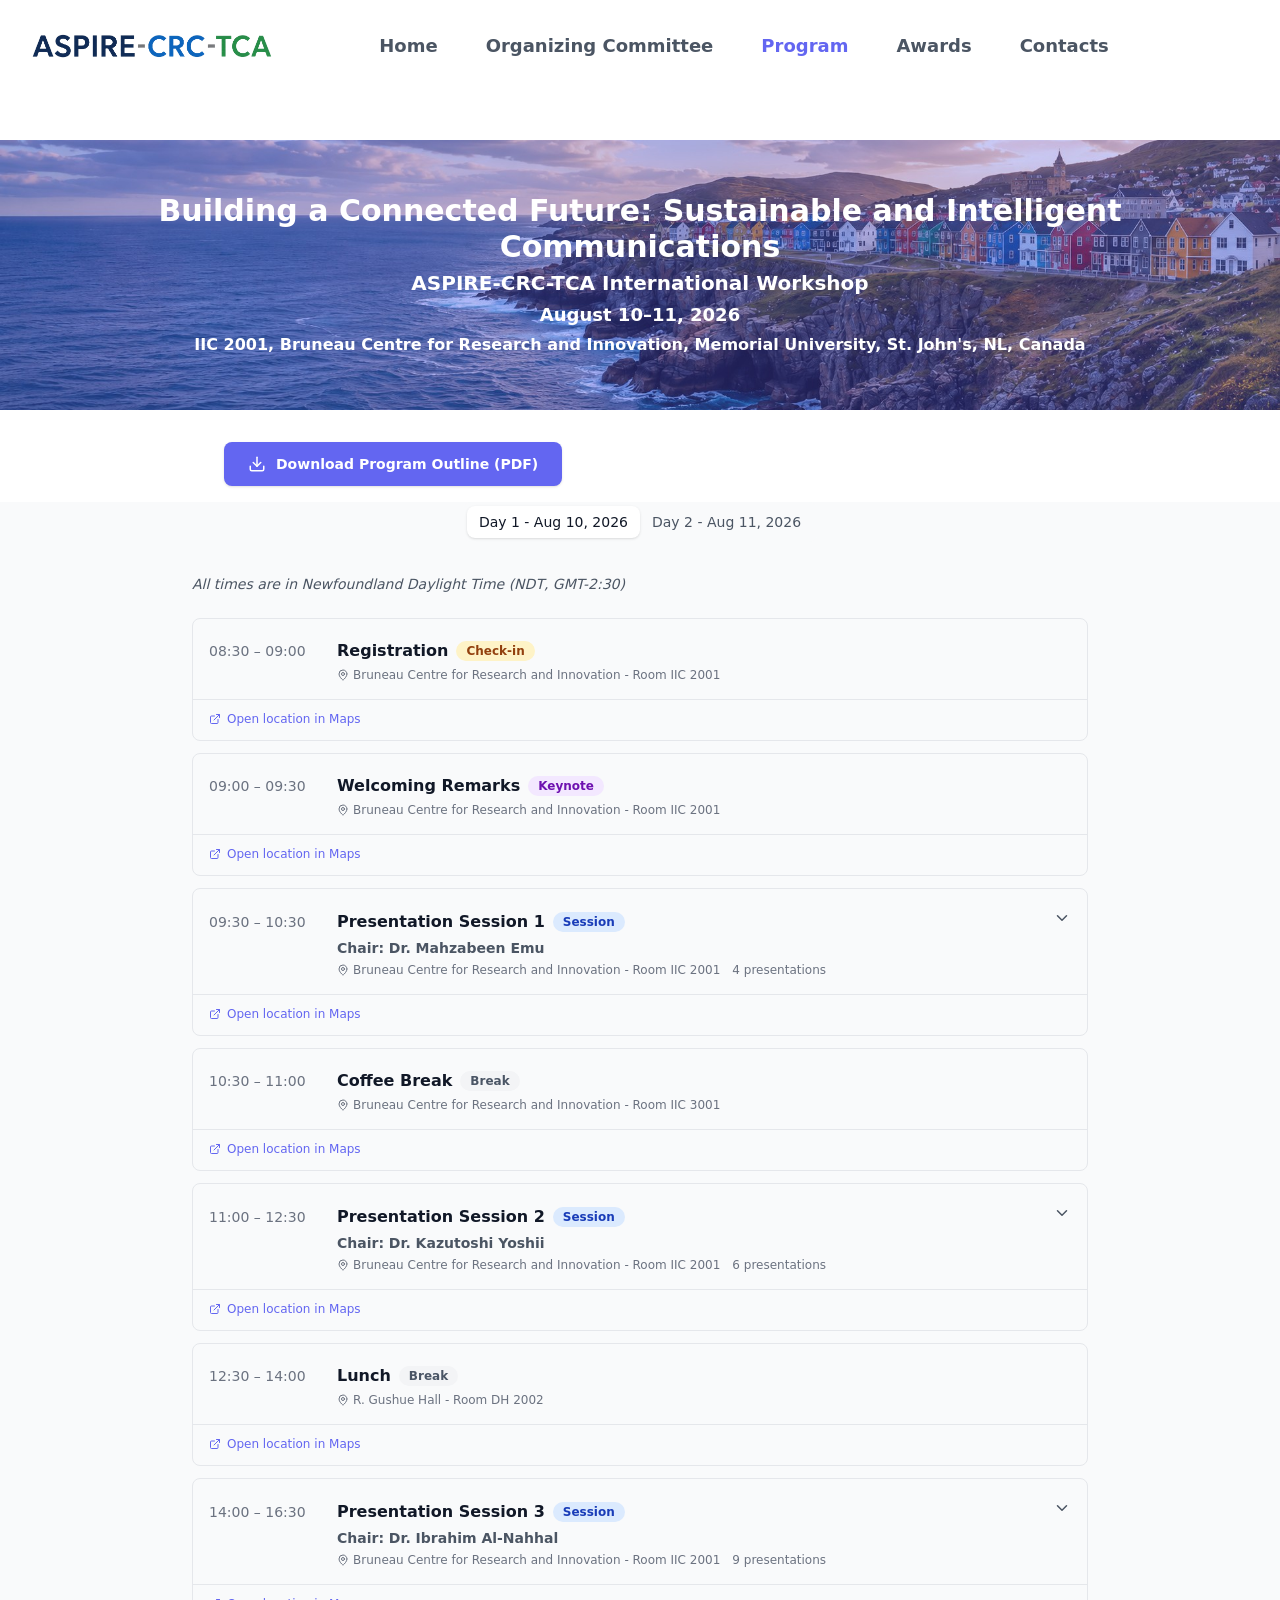
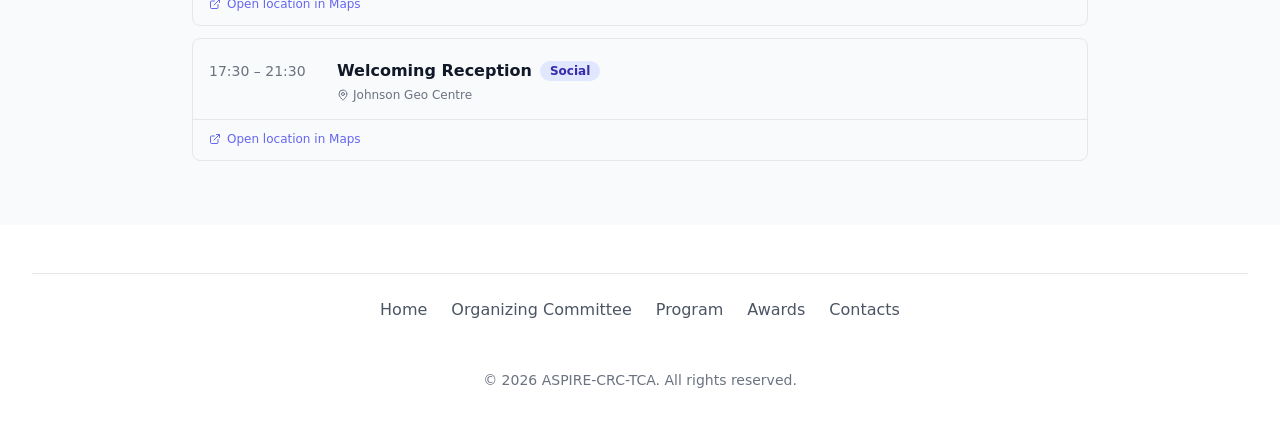
<file: program.html>
<!DOCTYPE html><!--zeLDY4aCQA8f3Dyh3uwA9--><html lang="en"><head><meta charSet="utf-8"/><meta name="viewport" content="width=device-width, initial-scale=1"/><link rel="preload" as="image" href="/images/logo.png"/><link rel="preload" as="image" href="/images/hero-bg.jpg"/><link rel="stylesheet" href="/_next/static/css/c6df20b713fe8846.css" data-precedence="next"/><link rel="preload" as="script" fetchPriority="low" href="/_next/static/chunks/webpack-4e6bf084ac60582b.js"/><script src="/_next/static/chunks/4bd1b696-c023c6e3521b1417.js" async=""></script><script src="/_next/static/chunks/255-3a91f01e1c0f613e.js" async=""></script><script src="/_next/static/chunks/main-app-8f97e8892b6bd6fd.js" async=""></script><script src="/_next/static/chunks/b3ccd337-d58f175a04e23958.js" async=""></script><script src="/_next/static/chunks/18-f1f136e1e05aa681.js" async=""></script><script src="/_next/static/chunks/app/layout-f38678225e979e8f.js" async=""></script><script src="/_next/static/chunks/app/program/page-fc2f96e7ed8f4010.js" async=""></script><title>ASPIRE-CRC-TCA</title><meta name="description" content="Join us for the ASPIRE-CRC-TCA International Workshop."/><script src="/_next/static/chunks/polyfills-42372ed130431b0a.js" noModule=""></script></head><body class="antialiased"><div hidden=""><!--$--><!--/$--></div><div class="bg-surface lg:pb-12"><div class="mx-auto max-w-screen-2xl px-4 md:px-8"><header class="flex items-center justify-between py-4 md:py-8"><a href="/" class="inline-flex items-center gap-2.5 text-2xl font-bold text-foreground md:text-3xl" aria-label=""><img src="/images/logo.png" alt="ASPIRE-CRC-TCA" class="w-40 md:w-60 h-auto"/></a><nav class="hidden gap-6 xl:gap-12 lg:flex"><a href="/" class="text-lg font-semibold transition duration-100 text-foreground-muted hover:text-primary active:text-primary-active">Home</a><a href="/committee" class="text-lg font-semibold transition duration-100 text-foreground-muted hover:text-primary active:text-primary-active">Organizing Committee</a><a href="/program" class="text-lg font-semibold transition duration-100 text-primary">Program</a><a href="/awards" class="text-lg font-semibold transition duration-100 text-foreground-muted hover:text-primary active:text-primary-active">Awards</a><a href="/contact" class="text-lg font-semibold transition duration-100 text-foreground-muted hover:text-primary active:text-primary-active">Contacts</a></nav><div class="hidden items-center gap-2.5 lg:flex lg:ml-6 xl:ml-8"></div><button type="button" class="inline-flex cursor-pointer items-center gap-2 rounded-lg bg-surface-hover px-2.5 py-2 text-sm font-semibold text-foreground-muted transition duration-100 hover:bg-surface-active focus-visible:ring-2 focus-visible:ring-ring active:text-foreground md:text-base lg:hidden" aria-label="Open navigation menu"><svg xmlns="http://www.w3.org/2000/svg" width="24" height="24" viewBox="0 0 24 24" fill="none" stroke="currentColor" stroke-width="2" stroke-linecap="round" stroke-linejoin="round" class="lucide lucide-menu h-6 w-6"><line x1="4" x2="20" y1="12" y2="12"></line><line x1="4" x2="20" y1="6" y2="6"></line><line x1="4" x2="20" y1="18" y2="18"></line></svg>Menu</button></header></div><div class="fixed inset-0 z-40 bg-black/50 transition-opacity duration-200 lg:hidden pointer-events-none opacity-0" aria-hidden="true"></div><div class="fixed right-0 top-0 z-50 flex h-full w-full max-w-sm flex-col bg-surface shadow-xl transition-transform duration-200 ease-out lg:hidden translate-x-full" role="dialog" aria-modal="true" aria-label="Mobile navigation"><div class="flex items-center justify-between px-4 py-4 border-b border-border"><span class="text-lg font-semibold text-foreground">Menu</span><button class="rounded-lg p-2 text-foreground-muted transition duration-100 hover:bg-surface-hover hover:text-foreground" aria-label="Close menu"><svg xmlns="http://www.w3.org/2000/svg" width="24" height="24" viewBox="0 0 24 24" fill="none" stroke="currentColor" stroke-width="2" stroke-linecap="round" stroke-linejoin="round" class="lucide lucide-x h-5 w-5"><path d="M18 6 6 18"></path><path d="m6 6 12 12"></path></svg></button></div><nav class="flex-1 overflow-y-auto px-4 py-6"><ul class="flex flex-col gap-2"><li><a href="/" class="flex items-center justify-between rounded-lg px-4 py-3 text-lg font-semibold transition duration-100 text-foreground hover:bg-surface-hover">Home</a></li><li><a href="/committee" class="flex items-center justify-between rounded-lg px-4 py-3 text-lg font-semibold transition duration-100 text-foreground hover:bg-surface-hover">Organizing Committee</a></li><li><a href="/program" class="flex items-center justify-between rounded-lg px-4 py-3 text-lg font-semibold transition duration-100 bg-primary-muted text-primary">Program</a></li><li><a href="/awards" class="flex items-center justify-between rounded-lg px-4 py-3 text-lg font-semibold transition duration-100 text-foreground hover:bg-surface-hover">Awards</a></li><li><a href="/contact" class="flex items-center justify-between rounded-lg px-4 py-3 text-lg font-semibold transition duration-100 text-foreground hover:bg-surface-hover">Contacts</a></li></ul></nav></div></div><div class="relative w-full overflow-hidden" style="height:clamp(200px, 30vh, 320px)"><img src="/images/hero-bg.jpg" alt="" class="absolute inset-0 h-full w-full object-cover"/><div class="relative flex h-full items-center justify-center px-4 py-8 md:absolute md:inset-0 md:py-0"><div class="text-center"><h1 class="text-lg font-bold text-white drop-shadow-lg sm:text-xl md:text-3xl lg:text-4xl">Building a Connected Future: Sustainable and Intelligent Communications</h1><p class="mt-1 text-sm font-semibold text-white drop-shadow-md sm:text-base md:mt-2 md:text-xl lg:text-2xl">ASPIRE-CRC-TCA<!-- --> International Workshop</p><p class="mt-1 text-sm font-bold text-white drop-shadow-md md:mt-2 md:text-base lg:text-lg">August 10–11, 2026</p><p class="mt-1 text-xs font-bold text-white drop-shadow-md sm:text-sm md:mt-1 md:text-sm lg:text-base">IIC 2001, Bruneau Centre for Research and Innovation<!-- -->, <!-- -->Memorial University, St. John&#x27;s, NL, Canada</p></div></div></div><main><div class="mx-auto max-w-4xl px-4 pt-8 pb-4 md:px-8"><a href="/materials/Aspire_Workshop_Program.pdf" target="_blank" rel="noopener noreferrer" class="inline-flex items-center gap-2.5 rounded-lg bg-primary px-6 py-3 text-sm font-semibold text-primary-foreground shadow-sm transition-colors hover:bg-primary-hover"><svg xmlns="http://www.w3.org/2000/svg" width="18" height="18" viewBox="0 0 24 24" fill="none" stroke="currentColor" stroke-width="2" stroke-linecap="round" stroke-linejoin="round" class="lucide lucide-download" aria-hidden="true"><path d="M12 15V3"></path><path d="M21 15v4a2 2 0 0 1-2 2H5a2 2 0 0 1-2-2v-4"></path><path d="m7 10 5 5 5-5"></path></svg>Download Program Outline (PDF)</a></div><section class="px-4 pb-16 md:px-8 md:pb-24 bg-surface-subtle"><div class="mx-auto max-w-4xl"><div dir="ltr" data-orientation="horizontal"><div class="flex justify-center mb-8 overflow-x-auto"><div role="tablist" aria-orientation="horizontal" class="inline-flex h-10 items-center justify-center rounded-lg bg-surface-subtle p-1 text-foreground-muted" tabindex="-1" data-orientation="horizontal" style="outline:none"><button type="button" role="tab" aria-selected="true" aria-controls="radix-_R_9bsnnb_-content-day1" data-state="active" id="radix-_R_9bsnnb_-trigger-day1" class="inline-flex items-center justify-center rounded-md px-3 py-1.5 text-sm font-medium transition duration-100 outline-none focus-visible:ring-2 focus-visible:ring-ring data-[state=active]:bg-surface data-[state=active]:text-foreground data-[state=active]:shadow-sm disabled:pointer-events-none disabled:opacity-50 whitespace-nowrap" tabindex="-1" data-orientation="horizontal" data-radix-collection-item="">Day 1 - Aug 10, 2026</button><button type="button" role="tab" aria-selected="false" aria-controls="radix-_R_9bsnnb_-content-day2" data-state="inactive" id="radix-_R_9bsnnb_-trigger-day2" class="inline-flex items-center justify-center rounded-md px-3 py-1.5 text-sm font-medium transition duration-100 outline-none focus-visible:ring-2 focus-visible:ring-ring data-[state=active]:bg-surface data-[state=active]:text-foreground data-[state=active]:shadow-sm disabled:pointer-events-none disabled:opacity-50 whitespace-nowrap" tabindex="-1" data-orientation="horizontal" data-radix-collection-item="">Day 2 - Aug 11, 2026</button></div></div><div data-state="active" data-orientation="horizontal" role="tabpanel" aria-labelledby="radix-_R_9bsnnb_-trigger-day1" id="radix-_R_9bsnnb_-content-day1" tabindex="0" class="mt-2 outline-none focus-visible:ring-2 focus-visible:ring-ring rounded-lg" style="animation-duration:0s"><div class="space-y-3"><p class="mb-6 text-sm italic text-foreground-muted">All times are in Newfoundland Daylight Time (NDT, GMT-2:30)</p><div data-state="closed"><div class="rounded-lg border border-border"><button class="flex w-full flex-col p-4 text-left transition-colors sm:flex-row sm:items-baseline sm:gap-4" disabled=""><span class="shrink-0 text-sm font-medium text-foreground-subtle sm:w-28">08:30 – 09:00</span><div class="mt-1 flex-1 min-w-0 sm:mt-0"><div class="flex flex-wrap items-center gap-2 mb-1"><h3 class="font-semibold text-foreground">Registration</h3><span class="inline-block rounded-full px-2.5 py-0.5 text-xs font-semibold bg-amber-100 text-amber-800 dark:bg-amber-900 dark:text-amber-200">Check-in</span></div><div class="mt-1 flex flex-wrap items-center gap-x-3 gap-y-1 text-xs text-foreground-subtle"><span class="inline-flex items-center gap-1"><svg xmlns="http://www.w3.org/2000/svg" width="12" height="12" viewBox="0 0 24 24" fill="none" stroke="currentColor" stroke-width="2" stroke-linecap="round" stroke-linejoin="round" class="lucide lucide-map-pin" aria-hidden="true"><path d="M20 10c0 4.993-5.539 10.193-7.399 11.799a1 1 0 0 1-1.202 0C9.539 20.193 4 14.993 4 10a8 8 0 0 1 16 0"></path><circle cx="12" cy="10" r="3"></circle></svg>Bruneau Centre for Research and Innovation - Room IIC 2001</span></div></div></button><div class="border-t border-border px-4 py-2"><a href="https://map.concept3d.com/?id=219#!ct/15331,89484?d/type:walking;ada:false;to:47.571766,-52.733089,0;endName:Innovation Hall (IIC-2001)?share" target="_blank" rel="noopener noreferrer" class="inline-flex items-center gap-1.5 text-xs font-medium text-primary hover:text-primary-hover transition-colors"><svg xmlns="http://www.w3.org/2000/svg" width="12" height="12" viewBox="0 0 24 24" fill="none" stroke="currentColor" stroke-width="2" stroke-linecap="round" stroke-linejoin="round" class="lucide lucide-external-link" aria-hidden="true"><path d="M15 3h6v6"></path><path d="M10 14 21 3"></path><path d="M18 13v6a2 2 0 0 1-2 2H5a2 2 0 0 1-2-2V8a2 2 0 0 1 2-2h6"></path></svg>Open location in Maps</a></div></div><div data-state="closed" id="radix-_R_36pbsnnb_" hidden="" class="overflow-hidden data-[state=open]:animate-slideDown"></div></div><div data-state="closed"><div class="rounded-lg border border-border"><button class="flex w-full flex-col p-4 text-left transition-colors sm:flex-row sm:items-baseline sm:gap-4" disabled=""><span class="shrink-0 text-sm font-medium text-foreground-subtle sm:w-28">09:00 – 09:30</span><div class="mt-1 flex-1 min-w-0 sm:mt-0"><div class="flex flex-wrap items-center gap-2 mb-1"><h3 class="font-semibold text-foreground">Welcoming Remarks</h3><span class="inline-block rounded-full px-2.5 py-0.5 text-xs font-semibold bg-purple-100 text-purple-800 dark:bg-purple-900 dark:text-purple-200">Keynote</span></div><div class="mt-1 flex flex-wrap items-center gap-x-3 gap-y-1 text-xs text-foreground-subtle"><span class="inline-flex items-center gap-1"><svg xmlns="http://www.w3.org/2000/svg" width="12" height="12" viewBox="0 0 24 24" fill="none" stroke="currentColor" stroke-width="2" stroke-linecap="round" stroke-linejoin="round" class="lucide lucide-map-pin" aria-hidden="true"><path d="M20 10c0 4.993-5.539 10.193-7.399 11.799a1 1 0 0 1-1.202 0C9.539 20.193 4 14.993 4 10a8 8 0 0 1 16 0"></path><circle cx="12" cy="10" r="3"></circle></svg>Bruneau Centre for Research and Innovation - Room IIC 2001</span></div></div></button><div class="border-t border-border px-4 py-2"><a href="https://map.concept3d.com/?id=219#!ct/15331,89484?d/type:walking;ada:false;to:47.571766,-52.733089,0;endName:Innovation Hall (IIC-2001)?share" target="_blank" rel="noopener noreferrer" class="inline-flex items-center gap-1.5 text-xs font-medium text-primary hover:text-primary-hover transition-colors"><svg xmlns="http://www.w3.org/2000/svg" width="12" height="12" viewBox="0 0 24 24" fill="none" stroke="currentColor" stroke-width="2" stroke-linecap="round" stroke-linejoin="round" class="lucide lucide-external-link" aria-hidden="true"><path d="M15 3h6v6"></path><path d="M10 14 21 3"></path><path d="M18 13v6a2 2 0 0 1-2 2H5a2 2 0 0 1-2-2V8a2 2 0 0 1 2-2h6"></path></svg>Open location in Maps</a></div></div><div data-state="closed" id="radix-_R_56pbsnnb_" hidden="" class="overflow-hidden data-[state=open]:animate-slideDown"></div></div><div data-state="closed"><div class="rounded-lg border border-border"><button class="flex w-full flex-col p-4 text-left transition-colors sm:flex-row sm:items-baseline sm:gap-4"><span class="shrink-0 text-sm font-medium text-foreground-subtle sm:w-28">09:30 – 10:30</span><div class="mt-1 flex-1 min-w-0 sm:mt-0"><div class="flex flex-wrap items-center gap-2 mb-1"><h3 class="font-semibold text-foreground">Presentation Session 1</h3><span class="inline-block rounded-full px-2.5 py-0.5 text-xs font-semibold bg-blue-100 text-blue-800 dark:bg-blue-900 dark:text-blue-200">Session</span></div><p class="text-sm font-semibold text-foreground-muted">Chair: Dr. Mahzabeen Emu</p><div class="mt-1 flex flex-wrap items-center gap-x-3 gap-y-1 text-xs text-foreground-subtle"><span class="inline-flex items-center gap-1"><svg xmlns="http://www.w3.org/2000/svg" width="12" height="12" viewBox="0 0 24 24" fill="none" stroke="currentColor" stroke-width="2" stroke-linecap="round" stroke-linejoin="round" class="lucide lucide-map-pin" aria-hidden="true"><path d="M20 10c0 4.993-5.539 10.193-7.399 11.799a1 1 0 0 1-1.202 0C9.539 20.193 4 14.993 4 10a8 8 0 0 1 16 0"></path><circle cx="12" cy="10" r="3"></circle></svg>Bruneau Centre for Research and Innovation - Room IIC 2001</span><span class="inline-flex items-center gap-1">4<!-- --> presentation<!-- -->s</span></div></div><svg xmlns="http://www.w3.org/2000/svg" width="18" height="18" viewBox="0 0 24 24" fill="none" stroke="currentColor" stroke-width="2" stroke-linecap="round" stroke-linejoin="round" class="lucide lucide-chevron-down shrink-0 text-foreground-muted transition-transform duration-200 mt-1 sm:mt-0" aria-hidden="true"><path d="m6 9 6 6 6-6"></path></svg></button><div class="border-t border-border px-4 py-2"><a href="https://map.concept3d.com/?id=219#!ct/15331,89484?d/type:walking;ada:false;to:47.571766,-52.733089,0;endName:Innovation Hall (IIC-2001)?share" target="_blank" rel="noopener noreferrer" class="inline-flex items-center gap-1.5 text-xs font-medium text-primary hover:text-primary-hover transition-colors"><svg xmlns="http://www.w3.org/2000/svg" width="12" height="12" viewBox="0 0 24 24" fill="none" stroke="currentColor" stroke-width="2" stroke-linecap="round" stroke-linejoin="round" class="lucide lucide-external-link" aria-hidden="true"><path d="M15 3h6v6"></path><path d="M10 14 21 3"></path><path d="M18 13v6a2 2 0 0 1-2 2H5a2 2 0 0 1-2-2V8a2 2 0 0 1 2-2h6"></path></svg>Open location in Maps</a></div></div><div data-state="closed" id="radix-_R_76pbsnnb_" hidden="" class="overflow-hidden data-[state=open]:animate-slideDown"></div></div><div data-state="closed"><div class="rounded-lg border border-border"><button class="flex w-full flex-col p-4 text-left transition-colors sm:flex-row sm:items-baseline sm:gap-4" disabled=""><span class="shrink-0 text-sm font-medium text-foreground-subtle sm:w-28">10:30 – 11:00</span><div class="mt-1 flex-1 min-w-0 sm:mt-0"><div class="flex flex-wrap items-center gap-2 mb-1"><h3 class="font-semibold text-foreground">Coffee Break</h3><span class="inline-block rounded-full px-2.5 py-0.5 text-xs font-semibold bg-gray-100 text-gray-600 dark:bg-gray-800 dark:text-gray-400">Break</span></div><div class="mt-1 flex flex-wrap items-center gap-x-3 gap-y-1 text-xs text-foreground-subtle"><span class="inline-flex items-center gap-1"><svg xmlns="http://www.w3.org/2000/svg" width="12" height="12" viewBox="0 0 24 24" fill="none" stroke="currentColor" stroke-width="2" stroke-linecap="round" stroke-linejoin="round" class="lucide lucide-map-pin" aria-hidden="true"><path d="M20 10c0 4.993-5.539 10.193-7.399 11.799a1 1 0 0 1-1.202 0C9.539 20.193 4 14.993 4 10a8 8 0 0 1 16 0"></path><circle cx="12" cy="10" r="3"></circle></svg>Bruneau Centre for Research and Innovation - Room IIC 3001</span></div></div></button><div class="border-t border-border px-4 py-2"><a href="https://map.concept3d.com/?id=219#!m/140476?share" target="_blank" rel="noopener noreferrer" class="inline-flex items-center gap-1.5 text-xs font-medium text-primary hover:text-primary-hover transition-colors"><svg xmlns="http://www.w3.org/2000/svg" width="12" height="12" viewBox="0 0 24 24" fill="none" stroke="currentColor" stroke-width="2" stroke-linecap="round" stroke-linejoin="round" class="lucide lucide-external-link" aria-hidden="true"><path d="M15 3h6v6"></path><path d="M10 14 21 3"></path><path d="M18 13v6a2 2 0 0 1-2 2H5a2 2 0 0 1-2-2V8a2 2 0 0 1 2-2h6"></path></svg>Open location in Maps</a></div></div><div data-state="closed" id="radix-_R_96pbsnnb_" hidden="" class="overflow-hidden data-[state=open]:animate-slideDown"></div></div><div data-state="closed"><div class="rounded-lg border border-border"><button class="flex w-full flex-col p-4 text-left transition-colors sm:flex-row sm:items-baseline sm:gap-4"><span class="shrink-0 text-sm font-medium text-foreground-subtle sm:w-28">11:00 – 12:30</span><div class="mt-1 flex-1 min-w-0 sm:mt-0"><div class="flex flex-wrap items-center gap-2 mb-1"><h3 class="font-semibold text-foreground">Presentation Session 2</h3><span class="inline-block rounded-full px-2.5 py-0.5 text-xs font-semibold bg-blue-100 text-blue-800 dark:bg-blue-900 dark:text-blue-200">Session</span></div><p class="text-sm font-semibold text-foreground-muted">Chair: Dr. Kazutoshi Yoshii</p><div class="mt-1 flex flex-wrap items-center gap-x-3 gap-y-1 text-xs text-foreground-subtle"><span class="inline-flex items-center gap-1"><svg xmlns="http://www.w3.org/2000/svg" width="12" height="12" viewBox="0 0 24 24" fill="none" stroke="currentColor" stroke-width="2" stroke-linecap="round" stroke-linejoin="round" class="lucide lucide-map-pin" aria-hidden="true"><path d="M20 10c0 4.993-5.539 10.193-7.399 11.799a1 1 0 0 1-1.202 0C9.539 20.193 4 14.993 4 10a8 8 0 0 1 16 0"></path><circle cx="12" cy="10" r="3"></circle></svg>Bruneau Centre for Research and Innovation - Room IIC 2001</span><span class="inline-flex items-center gap-1">6<!-- --> presentation<!-- -->s</span></div></div><svg xmlns="http://www.w3.org/2000/svg" width="18" height="18" viewBox="0 0 24 24" fill="none" stroke="currentColor" stroke-width="2" stroke-linecap="round" stroke-linejoin="round" class="lucide lucide-chevron-down shrink-0 text-foreground-muted transition-transform duration-200 mt-1 sm:mt-0" aria-hidden="true"><path d="m6 9 6 6 6-6"></path></svg></button><div class="border-t border-border px-4 py-2"><a href="https://map.concept3d.com/?id=219#!ct/15331,89484?d/type:walking;ada:false;to:47.571766,-52.733089,0;endName:Innovation Hall (IIC-2001)?share" target="_blank" rel="noopener noreferrer" class="inline-flex items-center gap-1.5 text-xs font-medium text-primary hover:text-primary-hover transition-colors"><svg xmlns="http://www.w3.org/2000/svg" width="12" height="12" viewBox="0 0 24 24" fill="none" stroke="currentColor" stroke-width="2" stroke-linecap="round" stroke-linejoin="round" class="lucide lucide-external-link" aria-hidden="true"><path d="M15 3h6v6"></path><path d="M10 14 21 3"></path><path d="M18 13v6a2 2 0 0 1-2 2H5a2 2 0 0 1-2-2V8a2 2 0 0 1 2-2h6"></path></svg>Open location in Maps</a></div></div><div data-state="closed" id="radix-_R_b6pbsnnb_" hidden="" class="overflow-hidden data-[state=open]:animate-slideDown"></div></div><div data-state="closed"><div class="rounded-lg border border-border"><button class="flex w-full flex-col p-4 text-left transition-colors sm:flex-row sm:items-baseline sm:gap-4" disabled=""><span class="shrink-0 text-sm font-medium text-foreground-subtle sm:w-28">12:30 – 14:00</span><div class="mt-1 flex-1 min-w-0 sm:mt-0"><div class="flex flex-wrap items-center gap-2 mb-1"><h3 class="font-semibold text-foreground">Lunch</h3><span class="inline-block rounded-full px-2.5 py-0.5 text-xs font-semibold bg-gray-100 text-gray-600 dark:bg-gray-800 dark:text-gray-400">Break</span></div><div class="mt-1 flex flex-wrap items-center gap-x-3 gap-y-1 text-xs text-foreground-subtle"><span class="inline-flex items-center gap-1"><svg xmlns="http://www.w3.org/2000/svg" width="12" height="12" viewBox="0 0 24 24" fill="none" stroke="currentColor" stroke-width="2" stroke-linecap="round" stroke-linejoin="round" class="lucide lucide-map-pin" aria-hidden="true"><path d="M20 10c0 4.993-5.539 10.193-7.399 11.799a1 1 0 0 1-1.202 0C9.539 20.193 4 14.993 4 10a8 8 0 0 1 16 0"></path><circle cx="12" cy="10" r="3"></circle></svg>R. Gushue Hall - Room DH 2002</span></div></div></button><div class="border-t border-border px-4 py-2"><a href="https://map.concept3d.com/?id=219#!m/140810?share" target="_blank" rel="noopener noreferrer" class="inline-flex items-center gap-1.5 text-xs font-medium text-primary hover:text-primary-hover transition-colors"><svg xmlns="http://www.w3.org/2000/svg" width="12" height="12" viewBox="0 0 24 24" fill="none" stroke="currentColor" stroke-width="2" stroke-linecap="round" stroke-linejoin="round" class="lucide lucide-external-link" aria-hidden="true"><path d="M15 3h6v6"></path><path d="M10 14 21 3"></path><path d="M18 13v6a2 2 0 0 1-2 2H5a2 2 0 0 1-2-2V8a2 2 0 0 1 2-2h6"></path></svg>Open location in Maps</a></div></div><div data-state="closed" id="radix-_R_d6pbsnnb_" hidden="" class="overflow-hidden data-[state=open]:animate-slideDown"></div></div><div data-state="closed"><div class="rounded-lg border border-border"><button class="flex w-full flex-col p-4 text-left transition-colors sm:flex-row sm:items-baseline sm:gap-4"><span class="shrink-0 text-sm font-medium text-foreground-subtle sm:w-28">14:00 – 16:30</span><div class="mt-1 flex-1 min-w-0 sm:mt-0"><div class="flex flex-wrap items-center gap-2 mb-1"><h3 class="font-semibold text-foreground">Presentation Session 3</h3><span class="inline-block rounded-full px-2.5 py-0.5 text-xs font-semibold bg-blue-100 text-blue-800 dark:bg-blue-900 dark:text-blue-200">Session</span></div><p class="text-sm font-semibold text-foreground-muted">Chair: Dr. Ibrahim Al-Nahhal</p><div class="mt-1 flex flex-wrap items-center gap-x-3 gap-y-1 text-xs text-foreground-subtle"><span class="inline-flex items-center gap-1"><svg xmlns="http://www.w3.org/2000/svg" width="12" height="12" viewBox="0 0 24 24" fill="none" stroke="currentColor" stroke-width="2" stroke-linecap="round" stroke-linejoin="round" class="lucide lucide-map-pin" aria-hidden="true"><path d="M20 10c0 4.993-5.539 10.193-7.399 11.799a1 1 0 0 1-1.202 0C9.539 20.193 4 14.993 4 10a8 8 0 0 1 16 0"></path><circle cx="12" cy="10" r="3"></circle></svg>Bruneau Centre for Research and Innovation - Room IIC 2001</span><span class="inline-flex items-center gap-1">9<!-- --> presentation<!-- -->s</span></div></div><svg xmlns="http://www.w3.org/2000/svg" width="18" height="18" viewBox="0 0 24 24" fill="none" stroke="currentColor" stroke-width="2" stroke-linecap="round" stroke-linejoin="round" class="lucide lucide-chevron-down shrink-0 text-foreground-muted transition-transform duration-200 mt-1 sm:mt-0" aria-hidden="true"><path d="m6 9 6 6 6-6"></path></svg></button><div class="border-t border-border px-4 py-2"><a href="https://map.concept3d.com/?id=219#!ct/15331,89484?d/type:walking;ada:false;to:47.571766,-52.733089,0;endName:Innovation Hall (IIC-2001)?share" target="_blank" rel="noopener noreferrer" class="inline-flex items-center gap-1.5 text-xs font-medium text-primary hover:text-primary-hover transition-colors"><svg xmlns="http://www.w3.org/2000/svg" width="12" height="12" viewBox="0 0 24 24" fill="none" stroke="currentColor" stroke-width="2" stroke-linecap="round" stroke-linejoin="round" class="lucide lucide-external-link" aria-hidden="true"><path d="M15 3h6v6"></path><path d="M10 14 21 3"></path><path d="M18 13v6a2 2 0 0 1-2 2H5a2 2 0 0 1-2-2V8a2 2 0 0 1 2-2h6"></path></svg>Open location in Maps</a></div></div><div data-state="closed" id="radix-_R_f6pbsnnb_" hidden="" class="overflow-hidden data-[state=open]:animate-slideDown"></div></div><div data-state="closed"><div class="rounded-lg border border-border"><button class="flex w-full flex-col p-4 text-left transition-colors sm:flex-row sm:items-baseline sm:gap-4" disabled=""><span class="shrink-0 text-sm font-medium text-foreground-subtle sm:w-28">17:30 – 21:30</span><div class="mt-1 flex-1 min-w-0 sm:mt-0"><div class="flex flex-wrap items-center gap-2 mb-1"><h3 class="font-semibold text-foreground">Welcoming Reception</h3><span class="inline-block rounded-full px-2.5 py-0.5 text-xs font-semibold bg-indigo-100 text-indigo-800 dark:bg-indigo-900 dark:text-indigo-200">Social</span></div><div class="mt-1 flex flex-wrap items-center gap-x-3 gap-y-1 text-xs text-foreground-subtle"><span class="inline-flex items-center gap-1"><svg xmlns="http://www.w3.org/2000/svg" width="12" height="12" viewBox="0 0 24 24" fill="none" stroke="currentColor" stroke-width="2" stroke-linecap="round" stroke-linejoin="round" class="lucide lucide-map-pin" aria-hidden="true"><path d="M20 10c0 4.993-5.539 10.193-7.399 11.799a1 1 0 0 1-1.202 0C9.539 20.193 4 14.993 4 10a8 8 0 0 1 16 0"></path><circle cx="12" cy="10" r="3"></circle></svg>Johnson Geo Centre</span></div></div></button><div class="border-t border-border px-4 py-2"><a href="https://maps.app.goo.gl/qe5abpcmJyPZqN3T8" target="_blank" rel="noopener noreferrer" class="inline-flex items-center gap-1.5 text-xs font-medium text-primary hover:text-primary-hover transition-colors"><svg xmlns="http://www.w3.org/2000/svg" width="12" height="12" viewBox="0 0 24 24" fill="none" stroke="currentColor" stroke-width="2" stroke-linecap="round" stroke-linejoin="round" class="lucide lucide-external-link" aria-hidden="true"><path d="M15 3h6v6"></path><path d="M10 14 21 3"></path><path d="M18 13v6a2 2 0 0 1-2 2H5a2 2 0 0 1-2-2V8a2 2 0 0 1 2-2h6"></path></svg>Open location in Maps</a></div></div><div data-state="closed" id="radix-_R_h6pbsnnb_" hidden="" class="overflow-hidden data-[state=open]:animate-slideDown"></div></div></div></div><div data-state="inactive" data-orientation="horizontal" role="tabpanel" aria-labelledby="radix-_R_9bsnnb_-trigger-day2" hidden="" id="radix-_R_9bsnnb_-content-day2" tabindex="0" class="mt-2 outline-none focus-visible:ring-2 focus-visible:ring-ring rounded-lg"></div></div></div></section><!--$--><!--/$--></main><footer class="bg-surface pt-4 sm:pt-10 lg:pt-12"><div class="mx-auto max-w-screen-2xl px-4 md:px-8"><div class="flex flex-col items-center border-t border-border pt-6"><nav class="mb-4 flex flex-wrap justify-center gap-x-4 gap-y-2 md:gap-6"><a href="/" class="text-foreground-muted transition duration-100 hover:text-primary">Home</a><a href="/committee" class="text-foreground-muted transition duration-100 hover:text-primary">Organizing Committee</a><a href="/program" class="text-foreground-muted transition duration-100 hover:text-primary">Program</a><a href="/awards" class="text-foreground-muted transition duration-100 hover:text-primary">Awards</a><a href="/contact" class="text-foreground-muted transition duration-100 hover:text-primary">Contacts</a></nav></div><div class="py-8 text-center text-sm text-foreground-subtle">© 2026 ASPIRE-CRC-TCA. All rights reserved.</div></div></footer><script src="/_next/static/chunks/webpack-4e6bf084ac60582b.js" id="_R_" async=""></script><script>(self.__next_f=self.__next_f||[]).push([0])</script><script>self.__next_f.push([1,"1:\"$Sreact.fragment\"\n2:I[5194,[\"461\",\"static/chunks/b3ccd337-d58f175a04e23958.js\",\"18\",\"static/chunks/18-f1f136e1e05aa681.js\",\"177\",\"static/chunks/app/layout-f38678225e979e8f.js\"],\"SiteShell\"]\n3:I[9766,[],\"\"]\n4:I[8924,[],\"\"]\n5:I[1959,[],\"ClientPageRoot\"]\n6:I[4610,[\"461\",\"static/chunks/b3ccd337-d58f175a04e23958.js\",\"18\",\"static/chunks/18-f1f136e1e05aa681.js\",\"377\",\"static/chunks/app/program/page-fc2f96e7ed8f4010.js\"],\"default\"]\n9:I[4431,[],\"OutletBoundary\"]\nb:I[5278,[],\"AsyncMetadataOutlet\"]\nd:I[4431,[],\"ViewportBoundary\"]\nf:I[4431,[],\"MetadataBoundary\"]\n10:\"$Sreact.suspense\"\n12:I[7150,[],\"\"]\n:HL[\"/_next/static/css/c6df20b713fe8846.css\",\"style\"]\n"])</script><script>self.__next_f.push([1,"0:{\"P\":null,\"b\":\"zeLDY4aCQA8f3Dyh3uwA9\",\"p\":\"\",\"c\":[\"\",\"program\"],\"i\":false,\"f\":[[[\"\",{\"children\":[\"program\",{\"children\":[\"__PAGE__\",{}]}]},\"$undefined\",\"$undefined\",true],[\"\",[\"$\",\"$1\",\"c\",{\"children\":[[[\"$\",\"link\",\"0\",{\"rel\":\"stylesheet\",\"href\":\"/_next/static/css/c6df20b713fe8846.css\",\"precedence\":\"next\",\"crossOrigin\":\"$undefined\",\"nonce\":\"$undefined\"}]],[\"$\",\"html\",null,{\"lang\":\"en\",\"children\":[\"$\",\"body\",null,{\"className\":\"antialiased\",\"children\":[\"$\",\"$L2\",null,{\"children\":[\"$\",\"$L3\",null,{\"parallelRouterKey\":\"children\",\"error\":\"$undefined\",\"errorStyles\":\"$undefined\",\"errorScripts\":\"$undefined\",\"template\":[\"$\",\"$L4\",null,{}],\"templateStyles\":\"$undefined\",\"templateScripts\":\"$undefined\",\"notFound\":[[[\"$\",\"title\",null,{\"children\":\"404: This page could not be found.\"}],[\"$\",\"div\",null,{\"style\":{\"fontFamily\":\"system-ui,\\\"Segoe UI\\\",Roboto,Helvetica,Arial,sans-serif,\\\"Apple Color Emoji\\\",\\\"Segoe UI Emoji\\\"\",\"height\":\"100vh\",\"textAlign\":\"center\",\"display\":\"flex\",\"flexDirection\":\"column\",\"alignItems\":\"center\",\"justifyContent\":\"center\"},\"children\":[\"$\",\"div\",null,{\"children\":[[\"$\",\"style\",null,{\"dangerouslySetInnerHTML\":{\"__html\":\"body{color:#000;background:#fff;margin:0}.next-error-h1{border-right:1px solid rgba(0,0,0,.3)}@media (prefers-color-scheme:dark){body{color:#fff;background:#000}.next-error-h1{border-right:1px solid rgba(255,255,255,.3)}}\"}}],[\"$\",\"h1\",null,{\"className\":\"next-error-h1\",\"style\":{\"display\":\"inline-block\",\"margin\":\"0 20px 0 0\",\"padding\":\"0 23px 0 0\",\"fontSize\":24,\"fontWeight\":500,\"verticalAlign\":\"top\",\"lineHeight\":\"49px\"},\"children\":404}],[\"$\",\"div\",null,{\"style\":{\"display\":\"inline-block\"},\"children\":[\"$\",\"h2\",null,{\"style\":{\"fontSize\":14,\"fontWeight\":400,\"lineHeight\":\"49px\",\"margin\":0},\"children\":\"This page could not be found.\"}]}]]}]}]],[]],\"forbidden\":\"$undefined\",\"unauthorized\":\"$undefined\"}]}]}]}]]}],{\"children\":[\"program\",[\"$\",\"$1\",\"c\",{\"children\":[null,[\"$\",\"$L3\",null,{\"parallelRouterKey\":\"children\",\"error\":\"$undefined\",\"errorStyles\":\"$undefined\",\"errorScripts\":\"$undefined\",\"template\":[\"$\",\"$L4\",null,{}],\"templateStyles\":\"$undefined\",\"templateScripts\":\"$undefined\",\"notFound\":\"$undefined\",\"forbidden\":\"$undefined\",\"unauthorized\":\"$undefined\"}]]}],{\"children\":[\"__PAGE__\",[\"$\",\"$1\",\"c\",{\"children\":[[\"$\",\"$L5\",null,{\"Component\":\"$6\",\"searchParams\":{},\"params\":{},\"promises\":[\"$@7\",\"$@8\"]}],null,[\"$\",\"$L9\",null,{\"children\":[\"$La\",[\"$\",\"$Lb\",null,{\"promise\":\"$@c\"}]]}]]}],{},null,false]},null,false]},null,false],[\"$\",\"$1\",\"h\",{\"children\":[null,[[\"$\",\"$Ld\",null,{\"children\":\"$Le\"}],null],[\"$\",\"$Lf\",null,{\"children\":[\"$\",\"div\",null,{\"hidden\":true,\"children\":[\"$\",\"$10\",null,{\"fallback\":null,\"children\":\"$L11\"}]}]}]]}],false]],\"m\":\"$undefined\",\"G\":[\"$12\",[]],\"s\":false,\"S\":true}\n"])</script><script>self.__next_f.push([1,"7:{}\n8:\"$0:f:0:1:2:children:2:children:1:props:children:0:props:params\"\n"])</script><script>self.__next_f.push([1,"e:[[\"$\",\"meta\",\"0\",{\"charSet\":\"utf-8\"}],[\"$\",\"meta\",\"1\",{\"name\":\"viewport\",\"content\":\"width=device-width, initial-scale=1\"}]]\na:null\n"])</script><script>self.__next_f.push([1,"c:{\"metadata\":[[\"$\",\"title\",\"0\",{\"children\":\"ASPIRE-CRC-TCA\"}],[\"$\",\"meta\",\"1\",{\"name\":\"description\",\"content\":\"Join us for the ASPIRE-CRC-TCA International Workshop.\"}]],\"error\":null,\"digest\":\"$undefined\"}\n"])</script><script>self.__next_f.push([1,"11:\"$c:metadata\"\n"])</script></body></html>
</file>
